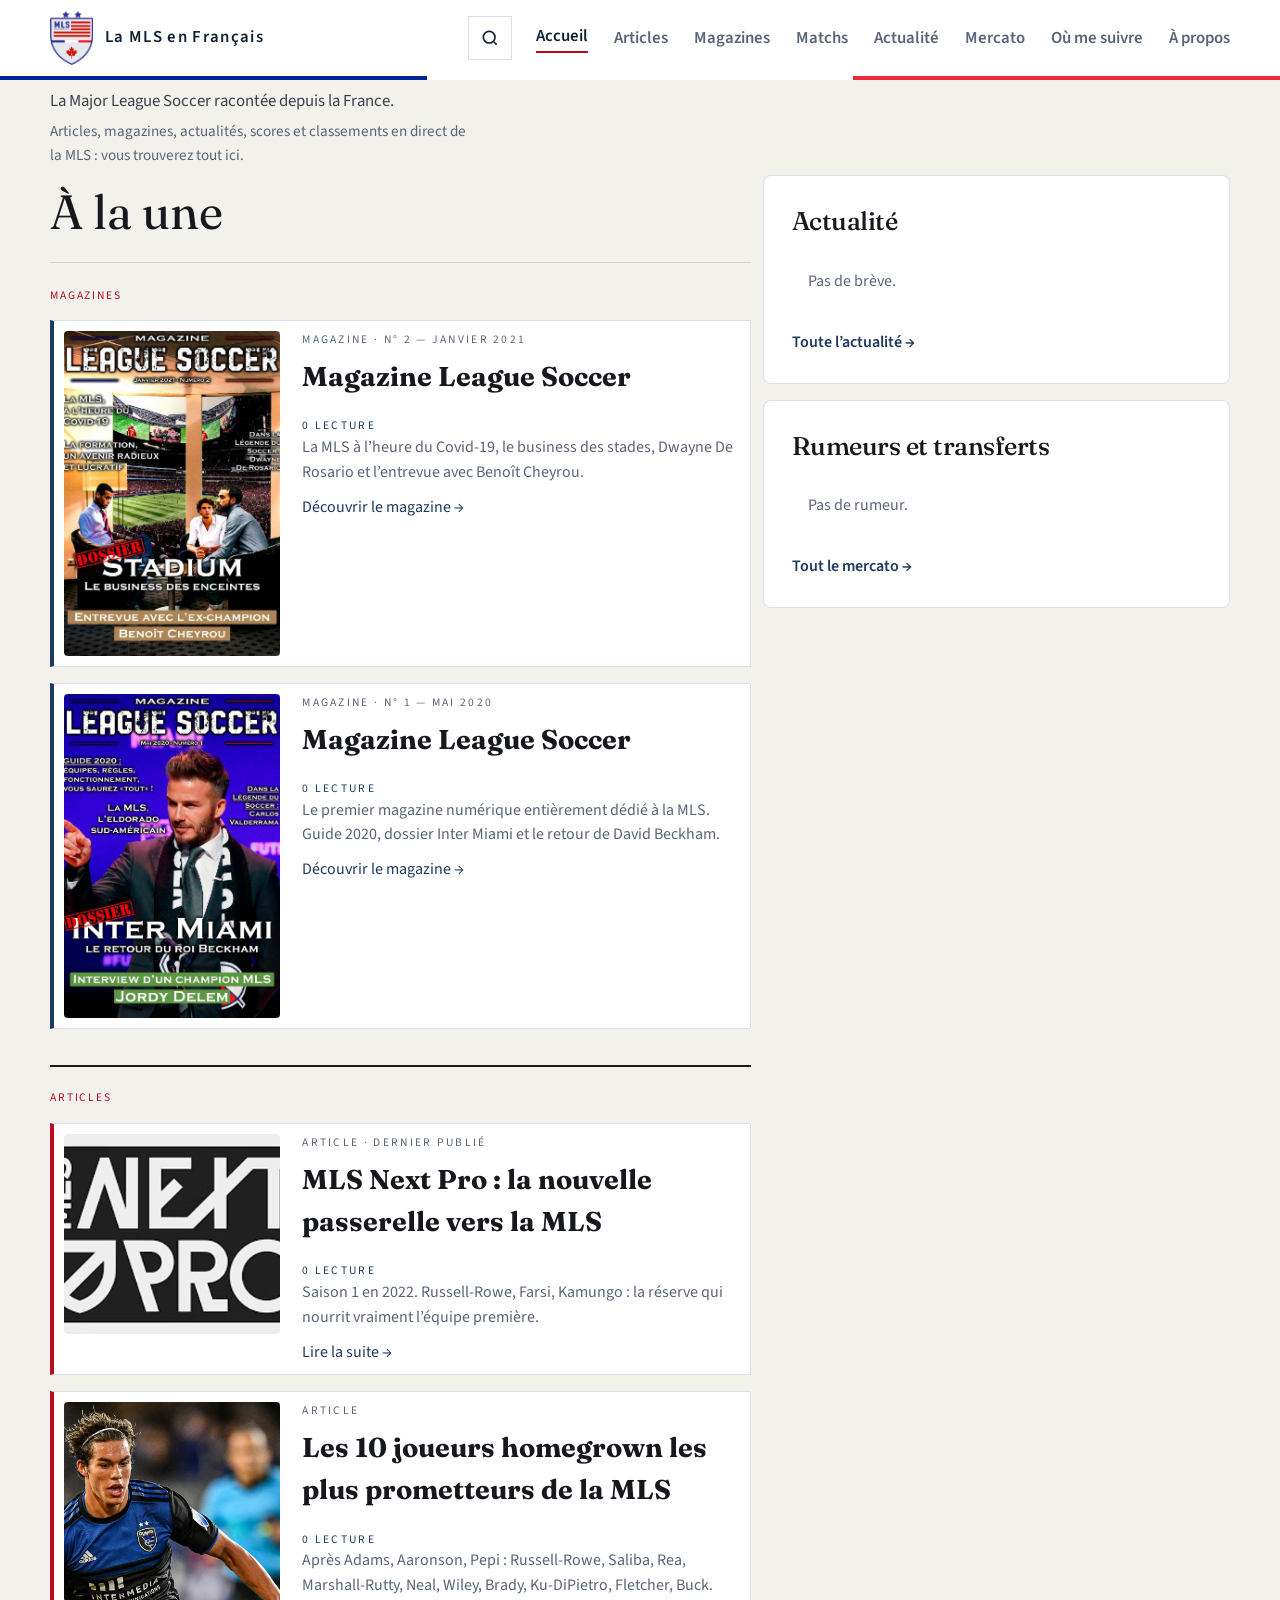
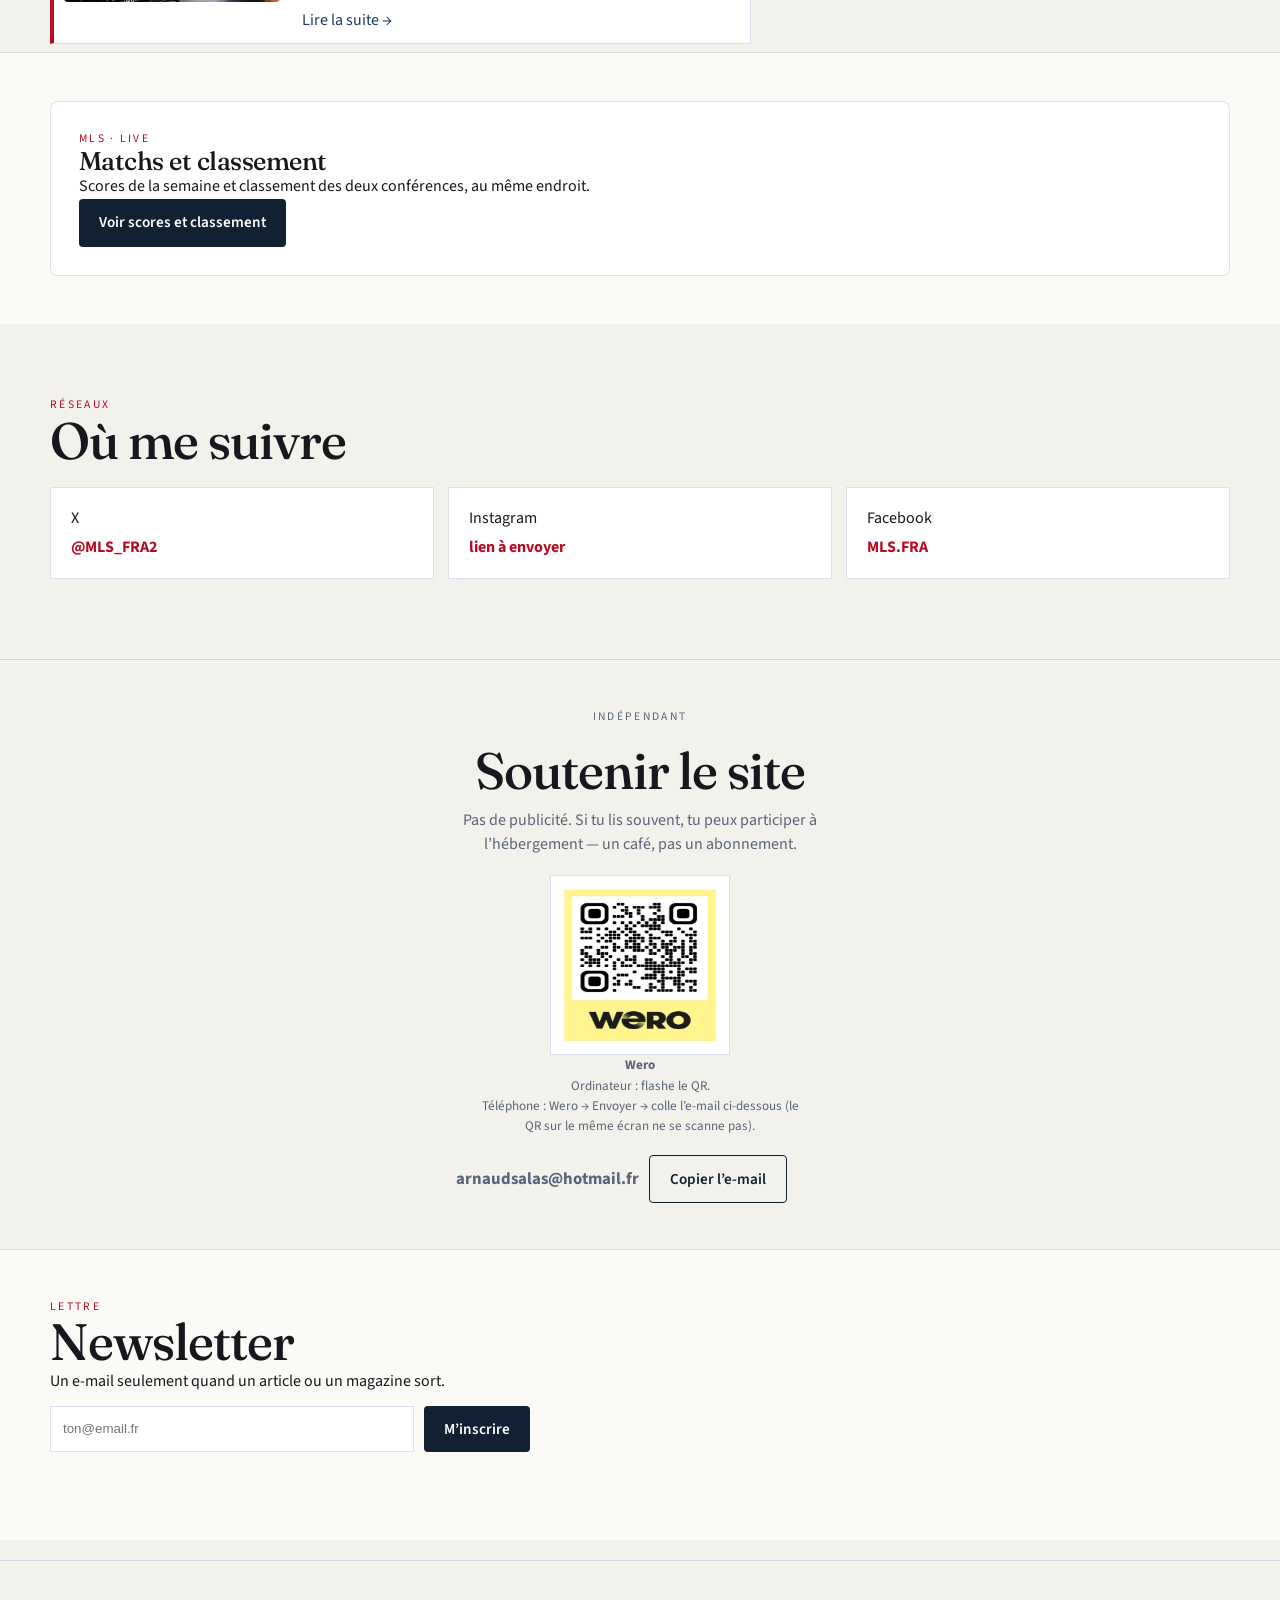
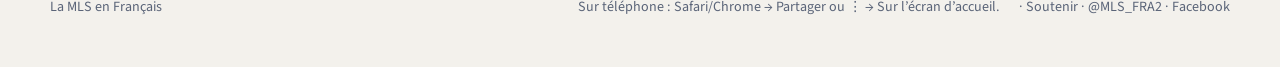
<file: index.html>
<!DOCTYPE html>
<html lang="fr">
<head>
  <meta charset="UTF-8">
  <meta name="viewport" content="width=device-width, initial-scale=1">
  <title>La MLS en Français — Magazines numériques à feuilleter</title>
  <meta name="description" content="Articles, magazines et actualité de la MLS en français. Scores et classements en direct.">
  <link rel="preconnect" href="https://fonts.googleapis.com">
  <link rel="preconnect" href="https://fonts.gstatic.com" crossorigin>
  <link href="https://fonts.googleapis.com/css2?family=Fraunces:opsz,wght@9..144,500;9..144,600&family=Source+Sans+3:wght@400;500;600&display=swap" rel="stylesheet">
<link rel="icon" type="image/png" href="img/icon-192.png">
  <link rel="manifest" href="manifest.json">
  <meta name="theme-color" content="#002395">
  <link rel="apple-touch-icon" href="img/icon-192.png">

  <link rel="stylesheet" href="css/style.css">
</head>
<body>
  <header class="site-header">
    <div class="wrap header-inner">
      <a class="brand" href="index.html">
        <img class="brand-logo" src="img/logo.png" alt="Logo La MLS en Français">
        <span class="brand-text">
          <span class="brand-mark">La MLS en Français</span>
        </span>
      </a>
      <button class="menu-btn" aria-label="Menu">☰</button>
      <nav>
        <a class="active" href="index.html">Accueil</a>
        <a href="articles.html">Articles</a>
        <a href="bibliotheque.html">Magazines</a>
        <a href="matchs.html">Matchs</a>
        <a href="actu.html">Actualité</a>
        <a href="mercato.html">Mercato</a>
        <a href="#suivre">Où me suivre</a>
        <a href="a-propos.html">À propos</a>
      </nav>
    </div>
  </header>

  <section class="intro-strip">
    <div class="wrap">
      <p class="intro-line">La Major League Soccer racontée depuis la France.</p>
      <p class="intro-sub">Articles, magazines, actualités, scores et classements en direct de la MLS : vous trouverez tout ici.</p>
    </div>
  </section>

  <section class="une-section">
    <div class="wrap une-layout">
      <div>
        <div class="une-title">À la une</div>
        <div id="home-une" class="une-list"></div>
      </div>
      <div class="une-sides">
      <aside class="panel une-aside">
        <h2>Actualité</h2>
        <div class="tweet-feed news-list" id="mls-news" data-limit="7">
          <p class="search-hint">Chargement…</p>
        </div>
        <a class="text-link" href="actu.html">Toute l’actualité →</a>
      </aside>
      <aside class="panel une-aside">
        <h2>Rumeurs et transferts</h2>
        <div class="tweet-feed news-list" id="mls-rumors" data-limit="7">
          <p class="search-hint">Chargement…</p>
        </div>
        <a class="text-link" href="mercato.html">Tout le mercato →</a>
      </aside>
      </div>
    </div>
  </section>

  <section class="band">
    <div class="wrap">
      <div class="panel">
        <p class="kicker">MLS · Live</p>
        <h2>Matchs et classement</h2>
        <p>Scores de la semaine et classement des deux conférences, au même endroit.</p>
        <a class="btn" href="matchs.html">Voir scores et classement</a>
      </div>
    </div>
  </section>

  <section id="suivre">
    <div class="wrap">
      <p class="kicker">Réseaux</p>
      <h2>Où me suivre</h2>
      <div class="follow-row">
        <a href="https://x.com/MLS_FRA2" target="_blank" rel="noopener">X <strong>@MLS_FRA2</strong></a>
        <a href="https://www.instagram.com/" target="_blank" rel="noopener">Instagram <strong>lien à envoyer</strong></a>
        <a href="https://www.facebook.com/MLS.FRA" target="_blank" rel="noopener">Facebook <strong>MLS.FRA</strong></a>
      </div>
    </div>
  </section>

  <section class="support" id="soutenir">
    <div class="wrap">
      <p class="kicker">Indépendant</p>
      <h2>Soutenir le site</h2>
      <p>Pas de publicité. Si tu lis souvent, tu peux participer à l’hébergement — un café, pas un abonnement.</p>
      <div class="wero-box" id="wero-box">
        <img src="img/wero-qr.jpg" alt="QR Wero Arnaud Salas">
      </div>
      <p class="comment-note"><strong>Wero</strong><br>
        Ordinateur : flashe le QR.<br>
        Téléphone : Wero → Envoyer → colle l’e-mail ci-dessous (le QR sur le même écran ne se scanne pas).</p>
      <p class="wero-mail">
        <strong id="wero-mail">arnaudsalas@hotmail.fr</strong>
        <button class="btn ghost" type="button" id="wero-copy">Copier l’e-mail</button>
      </p>
    </div>
  </section>


  <section id="newsletter" class="band">
    <div class="wrap">
      <p class="kicker">Lettre</p>
      <h2>Newsletter</h2>
      <p>Un e-mail seulement quand un article ou un magazine sort.</p>
      <form class="nl-form" id="nl-form">
        <input type="email" name="email" required placeholder="ton@email.fr" aria-label="E-mail">
        <button class="btn" type="submit">M’inscrire</button>
      </form>
      <p class="search-hint" id="nl-msg"></p>
    </div>
  </section>
  <footer>
    <div class="wrap footer-inner">
      <div>La MLS en Français</div>
      <div><span class="search-hint">Sur téléphone : Safari/Chrome → Partager ou ⋮ → Sur l’écran d’accueil.</span> · <a href="#soutenir">Soutenir</a> · <a href="https://x.com/MLS_FRA2">@MLS_FRA2</a> · <a href="https://www.facebook.com/MLS.FRA">Facebook</a></div>
    </div>
  </footer>

  <script src="data/magazines.js"></script>
  <script src="data/articles.js"></script>
  <script src="js/app.js"></script>
  <script>
    if (window.renderHomeUne) renderHomeUne("#home-une");
    if (window.loadMlsNews) loadMlsNews();
    const weroCopy = document.getElementById("wero-copy");
    if (weroCopy) weroCopy.onclick = function () {
      const v = "arnaudsalas@hotmail.fr";
      if (navigator.clipboard && navigator.clipboard.writeText) {
        navigator.clipboard.writeText(v).then(function () { weroCopy.textContent = "Copié"; });
      } else {
        prompt("Copie cet e-mail", v);
      }
    };
    if ("serviceWorker" in navigator) navigator.serviceWorker.register("sw.js");
    const nl = document.getElementById("nl-form");
    if (nl) nl.addEventListener("submit", function (e) {
      e.preventDefault();
      const mail = (nl.querySelector("input[name=email]") || {}).value || "";
      let list = [];
      try { list = JSON.parse(localStorage.getItem("folio_nl") || "[]"); } catch (err) {}
      if (mail && list.indexOf(mail) === -1) list.push(mail);
      localStorage.setItem("folio_nl", JSON.stringify(list));
      const msg = document.getElementById("nl-msg");
      if (msg) msg.textContent = "C’est noté sur cet appareil. Pour envoyer les vrais mails, on branchera Brevo (gratuit) — dis-le quand tu auras créé le compte.";
    });
    /* scores + classement : page matchs.html */
  </script>
<!-- Cloudflare Web Analytics (sauf admin / opt-out) -->
<script>
(function () {
  try {
    if (localStorage.getItem("folio_auth") === "1") return;
    if (localStorage.getItem("folio_nostats") === "1") return;
  } catch (e) {}
  var s = document.createElement("script");
  s.defer = true;
  s.src = "https://static.cloudflareinsights.com/beacon.min.js";
  s.setAttribute("data-cf-beacon", '{"token": "23386e57e82442c2a7a253814341fc16"}');
  document.body.appendChild(s);
})();
</script>
</body>
</html>
</file>
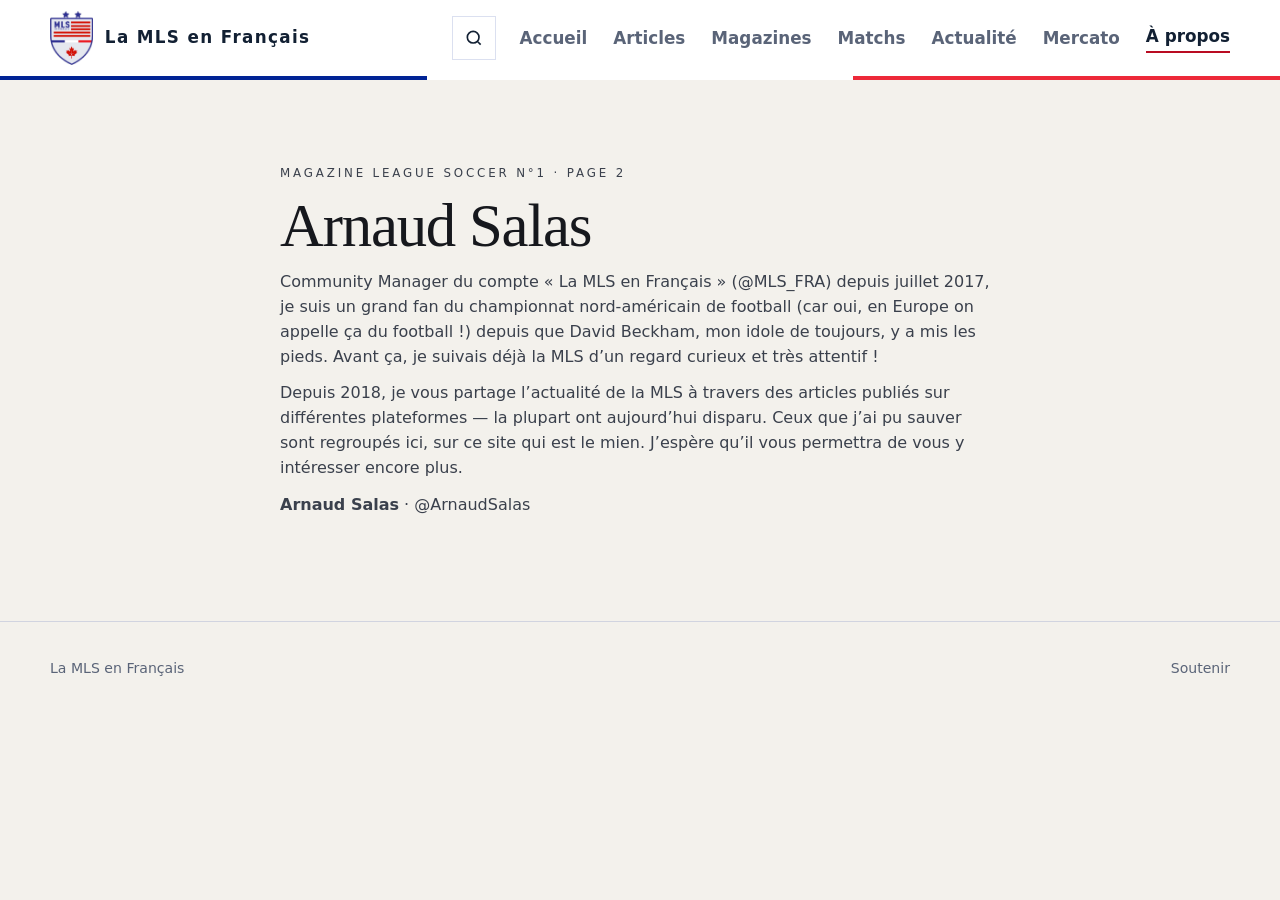
<file: a-propos.html>
<!DOCTYPE html>
<html lang="fr">
<head>
  <meta charset="UTF-8">
  <meta name="viewport" content="width=device-width, initial-scale=1">
  <title>À propos — La MLS en Français</title>
  <link rel="icon" type="image/png" href="img/logo.png">
  <link rel="manifest" href="manifest.json">
  <meta name="theme-color" content="#002395">
  <link rel="apple-touch-icon" href="img/icon-192.png">

  <link rel="stylesheet" href="css/style.css">
</head>
<body>
  <header class="site-header">
    <div class="wrap header-inner">
      <a class="brand" href="index.html">
        <img class="brand-logo" src="img/logo.png" alt="Logo La MLS en Français">
        <span class="brand-text">
          <span class="brand-mark">La MLS en Français</span>
        </span>
      </a>
      <button class="menu-btn" aria-label="Menu">☰</button>
      <nav>
        <a href="index.html">Accueil</a>
        <a href="articles.html">Articles</a>
        <a href="bibliotheque.html">Magazines</a>
        <a href="matchs.html">Matchs</a>
        <a href="actu.html">Actualité</a>
        <a href="mercato.html">Mercato</a>
        <a href="a-propos.html">À propos</a>
      </nav>
    </div>
  </header>

  <section>
    <div class="wrap prose" style="max-width:720px">
      <p class="eyebrow">Magazine League Soccer n°1 · page 2</p>
      <h1>Arnaud Salas</h1>
      <p>Community Manager du compte « La MLS en Français » (@MLS_FRA) depuis juillet 2017, je suis un grand fan du championnat nord-américain de football (car oui, en Europe on appelle ça du football !) depuis que David Beckham, mon idole de toujours, y a mis les pieds. Avant ça, je suivais déjà la MLS d’un regard curieux et très attentif !</p>
      <p>Depuis 2018, je vous partage l’actualité de la MLS à travers des articles publiés sur différentes plateformes — la plupart ont aujourd’hui disparu. Ceux que j’ai pu sauver sont regroupés ici, sur ce site qui est le mien. J’espère qu’il vous permettra de vous y intéresser encore plus.</p>
      <p><strong>Arnaud Salas</strong> · <a href="https://x.com/ArnaudSalas" target="_blank" rel="noopener">@ArnaudSalas</a></p>
    </div>
  </section>

  <footer>
    <div class="wrap footer-inner">
      <div>La MLS en Français</div>
      <div><a href="index.html#soutenir">Soutenir</a></div>
    </div>
  </footer>
  <script src="js/app.js"></script>
<!-- Cloudflare Web Analytics (sauf admin / opt-out) -->
<script>
(function () {
  try {
    if (localStorage.getItem("folio_auth") === "1") return;
    if (localStorage.getItem("folio_nostats") === "1") return;
  } catch (e) {}
  var s = document.createElement("script");
  s.defer = true;
  s.src = "https://static.cloudflareinsights.com/beacon.min.js";
  s.setAttribute("data-cf-beacon", '{"token": "23386e57e82442c2a7a253814341fc16"}');
  document.body.appendChild(s);
})();
</script>
</body>
</html>
</file>
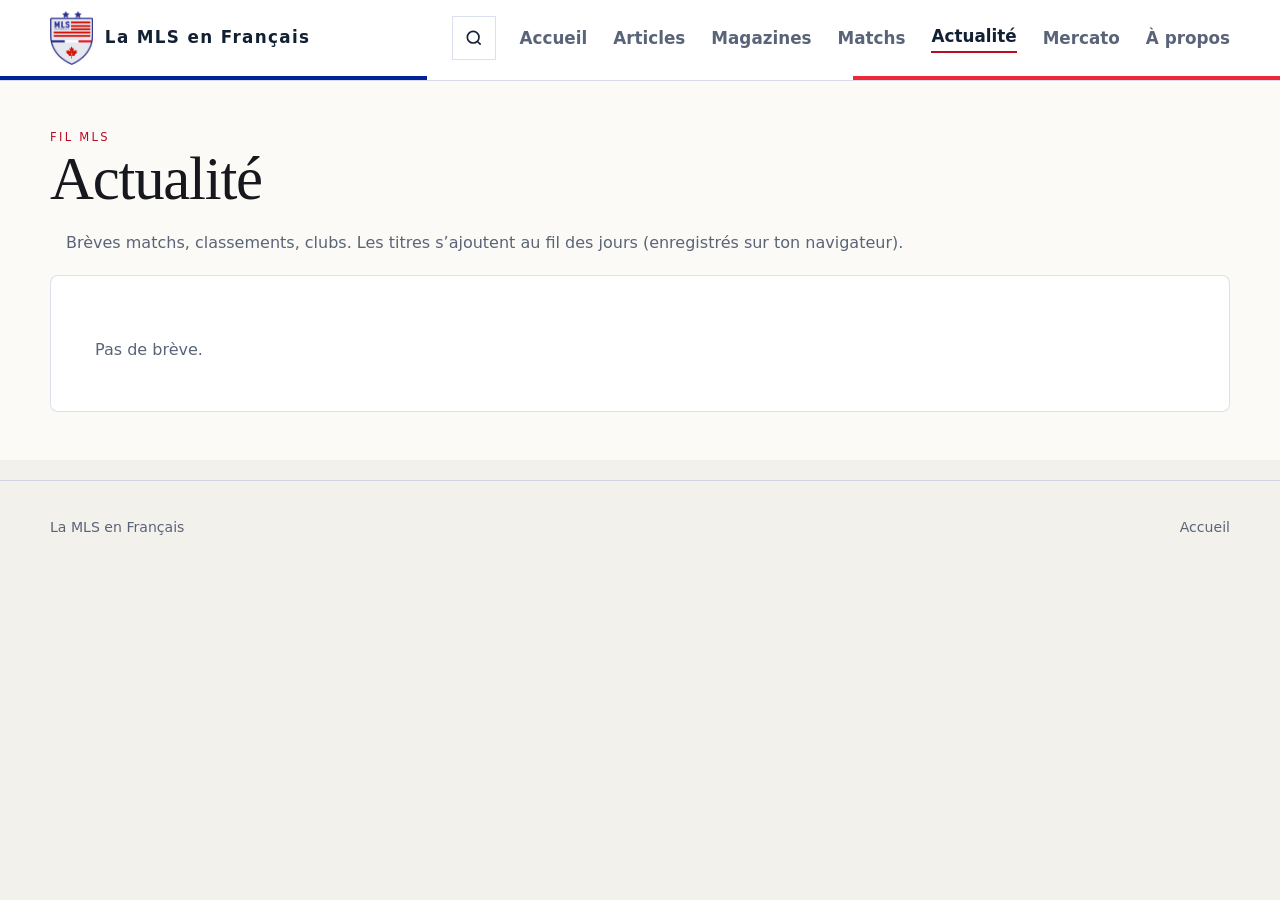
<file: actu.html>
<!DOCTYPE html>
<html lang="fr">
<head>
  <meta charset="UTF-8">
  <meta name="viewport" content="width=device-width, initial-scale=1">
  <title>Actualité MLS — La MLS en Français</title>
  <link rel="icon" type="image/png" href="img/logo.png">
  <link rel="manifest" href="manifest.json">
  <meta name="theme-color" content="#002395">
  <link rel="apple-touch-icon" href="img/icon-192.png">

  <link rel="stylesheet" href="css/style.css">
</head>
<body>
  <header class="site-header">
    <div class="wrap header-inner">
      <a class="brand" href="index.html">
        <img class="brand-logo" src="img/logo.png" alt="Logo La MLS en Français">
        <span class="brand-text"><span class="brand-mark">La MLS en Français</span></span>
      </a>
      <button class="menu-btn" aria-label="Menu">☰</button>
      <nav>
        <a href="index.html">Accueil</a>
        <a href="articles.html">Articles</a>
        <a href="bibliotheque.html">Magazines</a>
        <a href="matchs.html">Matchs</a>
        <a class="active" href="actu.html">Actualité</a>
        <a href="mercato.html">Mercato</a>
        <a href="a-propos.html">À propos</a>
      </nav>
    </div>
  </header>

  <section class="band">
    <div class="wrap">
      <p class="kicker">Fil MLS</p>
      <h1>Actualité</h1>
      <p class="search-hint">Brèves matchs, classements, clubs. Les titres s’ajoutent au fil des jours (enregistrés sur ton navigateur).</p>
      <div class="panel">
        <div class="news-list news-page" id="mls-news" data-limit="7">
          <p class="search-hint">Chargement…</p>
        </div>
      </div>
    </div>
  </section>

  <footer>
    <div class="wrap footer-inner">
      <div>La MLS en Français</div>
      <div><a href="index.html">Accueil</a></div>
    </div>
  </footer>
  <script src="js/app.js"></script>
  <script>if (window.loadMlsNews) loadMlsNews();</script>
<!-- Cloudflare Web Analytics (sauf admin / opt-out) -->
<script>
(function () {
  try {
    if (localStorage.getItem("folio_auth") === "1") return;
    if (localStorage.getItem("folio_nostats") === "1") return;
  } catch (e) {}
  var s = document.createElement("script");
  s.defer = true;
  s.src = "https://static.cloudflareinsights.com/beacon.min.js";
  s.setAttribute("data-cf-beacon", '{"token": "23386e57e82442c2a7a253814341fc16"}');
  document.body.appendChild(s);
})();
</script>
</body>
</html>
</file>
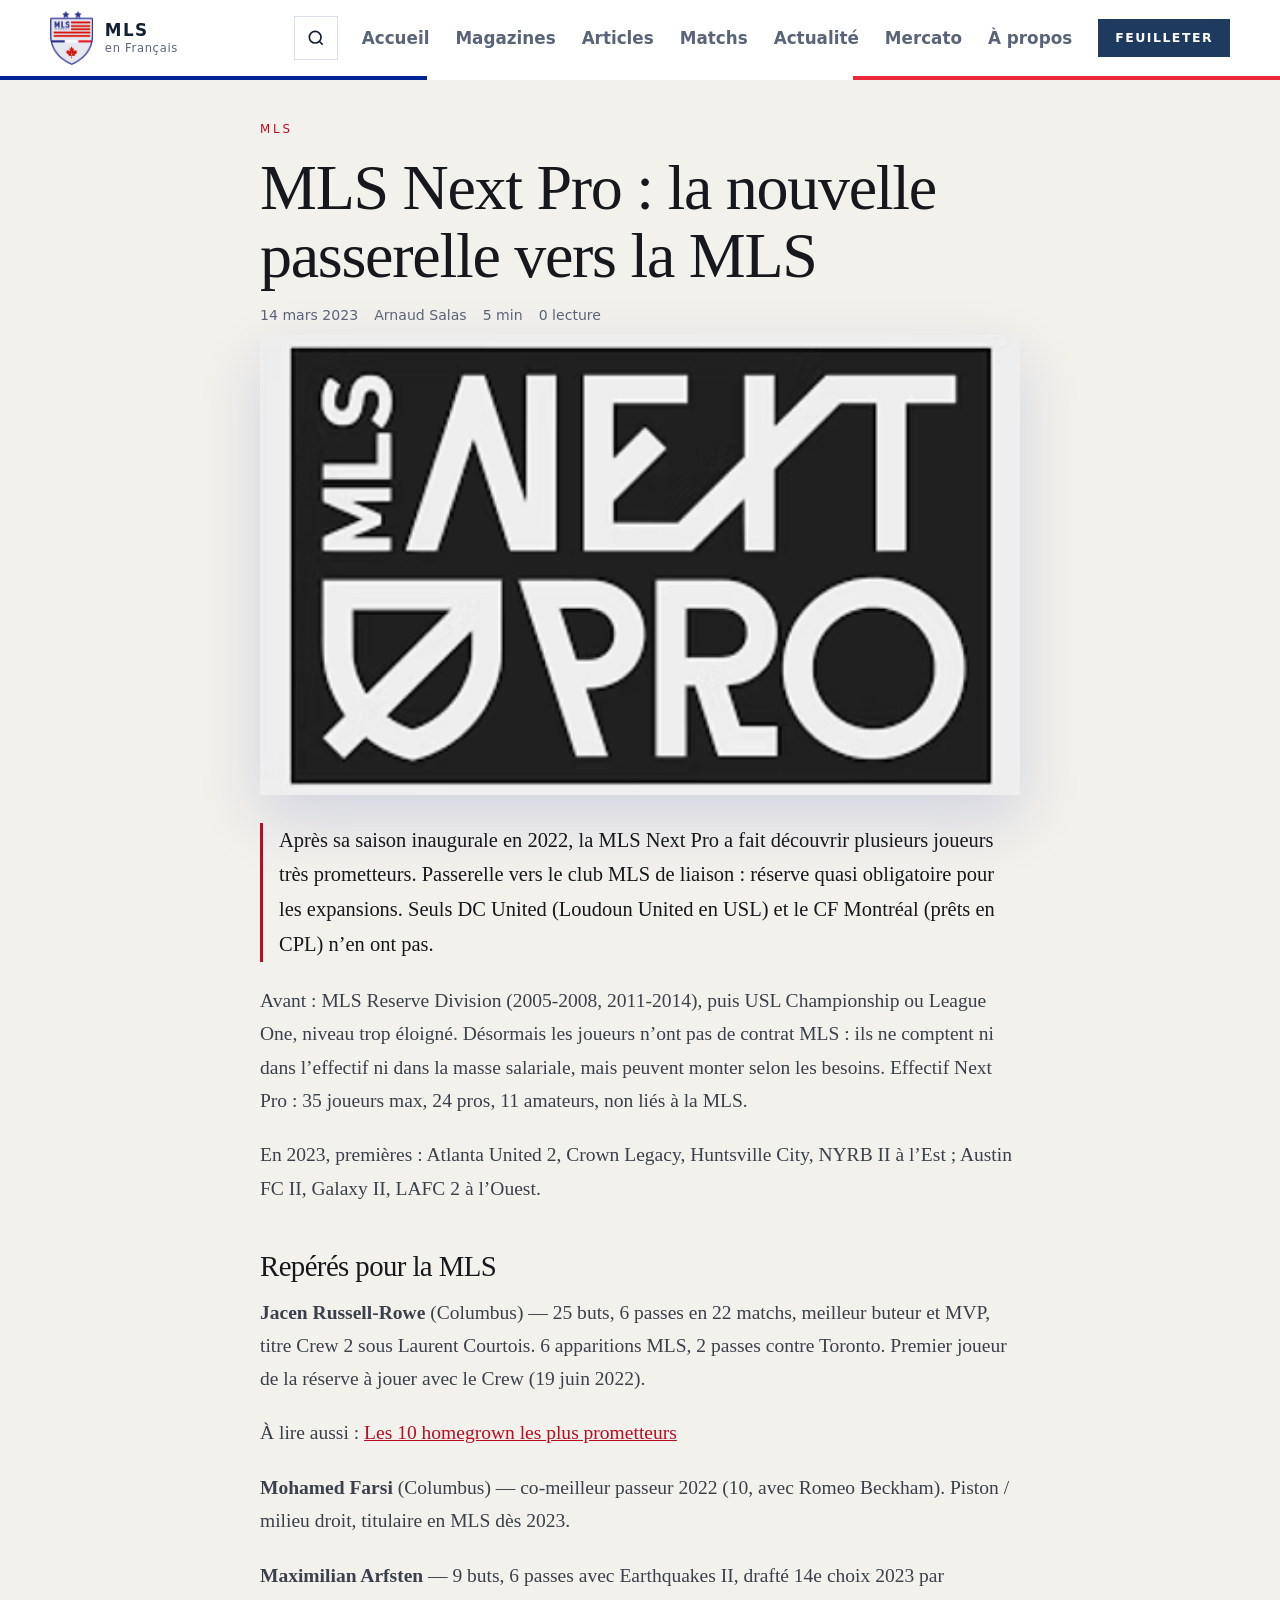
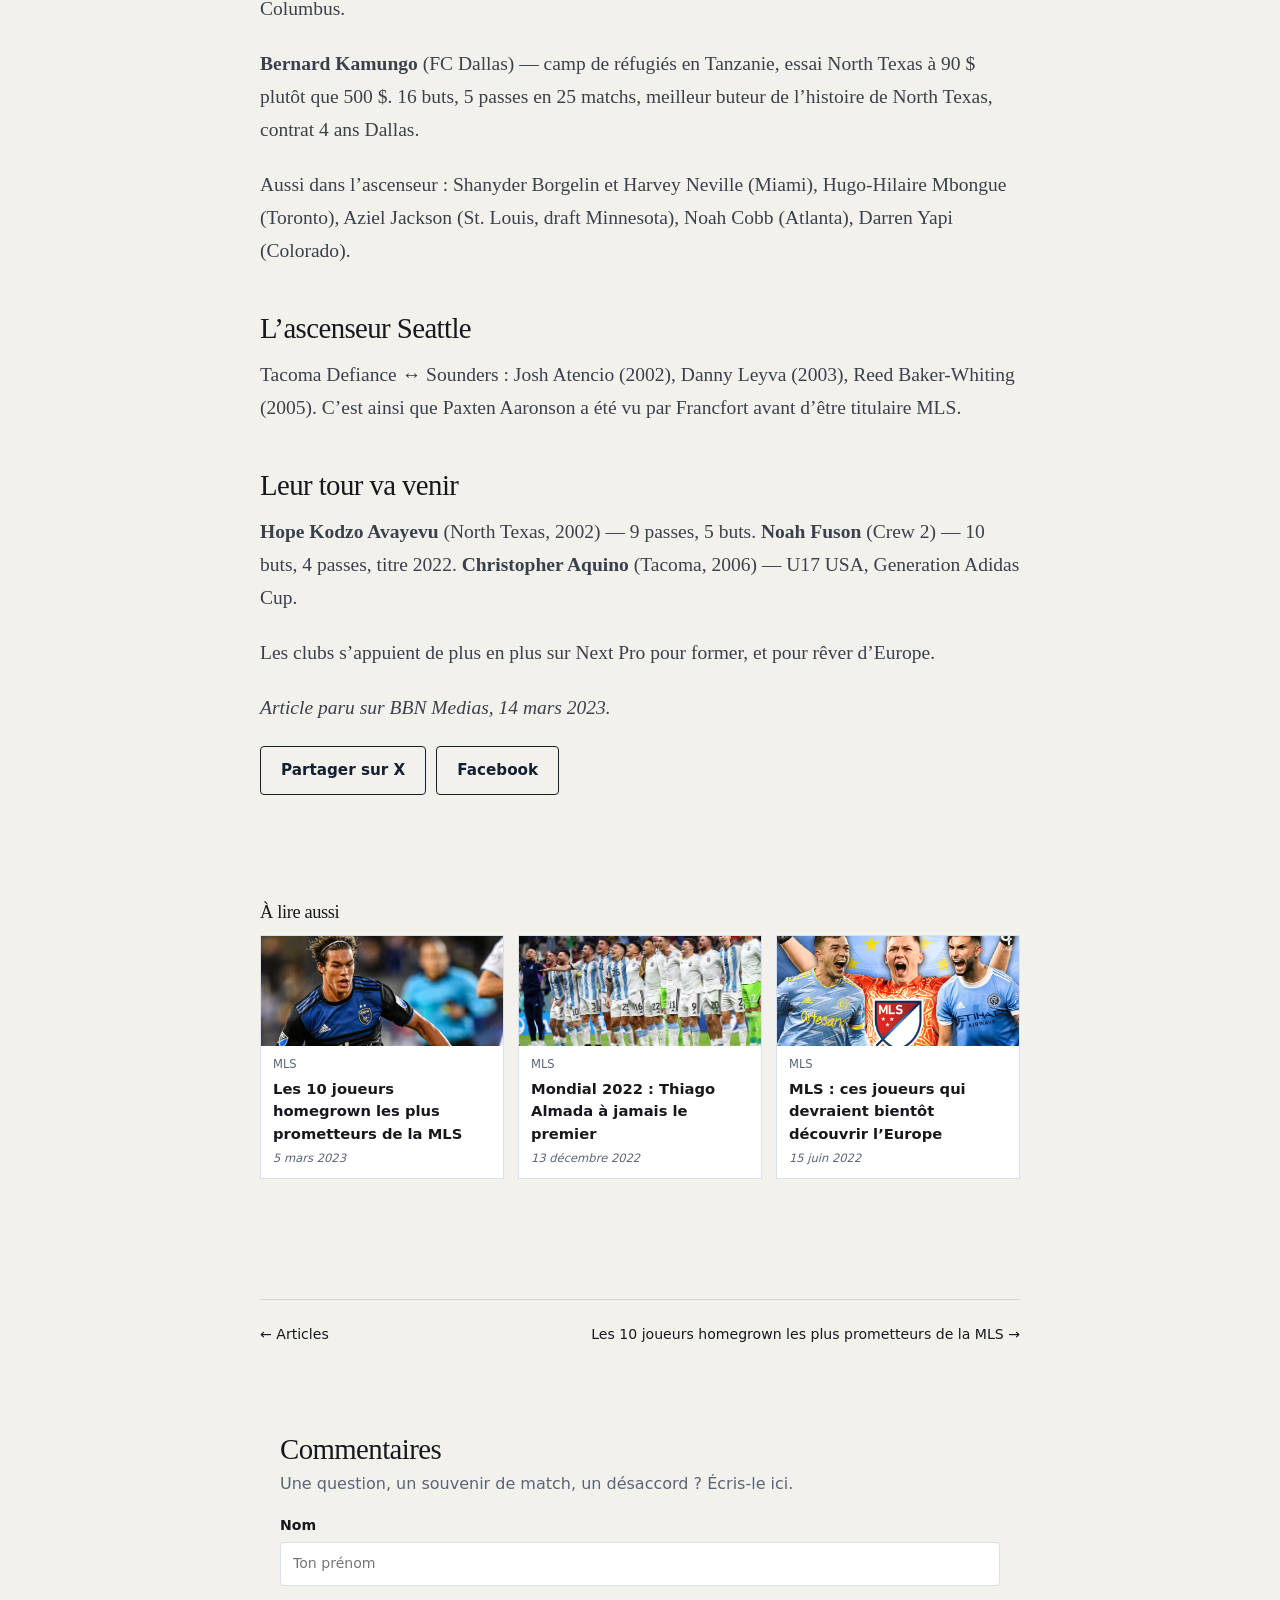
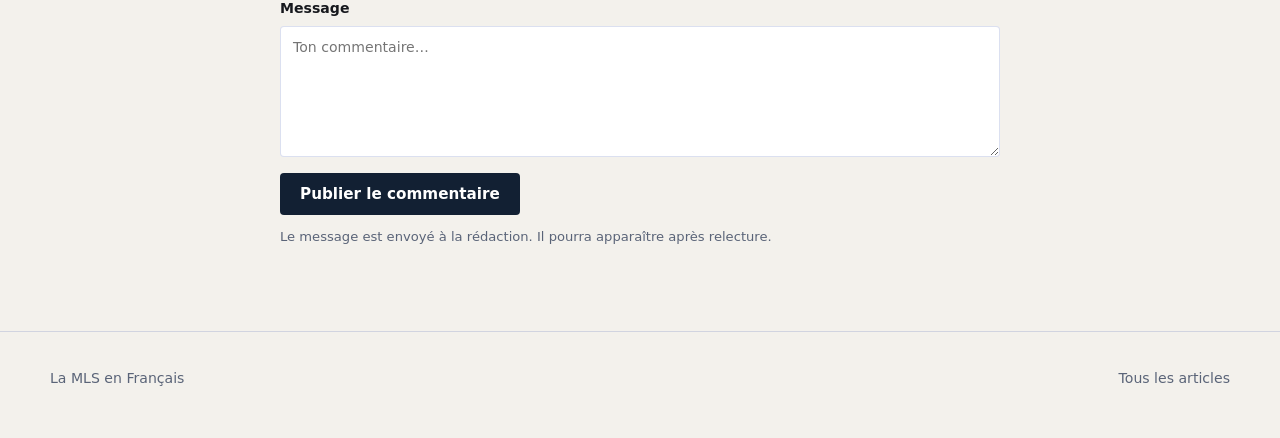
<file: article.html>
<!DOCTYPE html>
<html lang="fr">
<head>
  <meta charset="UTF-8">
  <meta name="viewport" content="width=device-width, initial-scale=1">
  <title>Article  — La MLS en Français</title>
  <link rel="preconnect" href="https://fonts.googleapis.com">
  <link rel="preconnect" href="https://fonts.gstatic.com" crossorigin>
  <link href="https://fonts.googleapis.com/css2?family=Cormorant+Garamond:ital,wght@0,500;0,600;1,500&family=Outfit:wght@300;400;500;600&display=swap" rel="stylesheet">
  <link rel="icon" type="image/png" href="img/logo.png">
  <link rel="manifest" href="manifest.json">
  <meta name="theme-color" content="#002395">
  <link rel="apple-touch-icon" href="img/icon-192.png">

  <link rel="stylesheet" href="css/style.css">
</head>
<body>
  <header class="site-header">
    <div class="wrap header-inner">
      <a class="brand" href="index.html">
        <img class="brand-logo" src="img/logo.png" alt="Logo La MLS en Français">
        <span class="brand-text">
          <span class="brand-mark">MLS</span>
          <span class="brand-sub">en Français</span>
        </span>
      </a>
      <button class="menu-btn" aria-label="Menu">☰</button>
      <nav>
        <a href="index.html">Accueil</a>
        <a href="bibliotheque.html">Magazines</a>
        <a href="articles.html">Articles</a>
        <a href="matchs.html">Matchs</a>
        <a href="actu.html">Actualité</a>
        <a href="mercato.html">Mercato</a>
        <a href="a-propos.html">À propos</a>
        <a class="nav-cta" href="lire.html?id=mls-n1">Feuilleter</a>
      </nav>
    </div>
  </header>

  <article class="article-layout" id="article-root"></article>

  <section class="comments wrap" id="commentaires">
    <h2>Commentaires</h2>
    <p class="comments-lead">Une question, un souvenir de match, un désaccord ? Écris-le ici.</p>
    <form class="comment-form" name="commentaire" method="POST" data-netlify="true" netlify-honeypot="bot">
      <input type="hidden" name="form-name" value="commentaire">
      <input type="hidden" name="article" id="comment-article" value="">
      <p class="hidden-field"><label>Ne pas remplir <input name="bot"></label></p>
      <label>Nom <input type="text" name="nom" required maxlength="80" placeholder="Ton prénom"></label>
      <label>Message <textarea name="message" required rows="5" maxlength="2000" placeholder="Ton commentaire…"></textarea></label>
      <button class="btn" type="submit">Publier le commentaire</button>
      <p class="comment-note">Le message est envoyé à la rédaction. Il pourra apparaître après relecture.</p>
    </form>
    <p class="comment-thanks" id="comment-thanks" hidden>Merci. Ton commentaire est bien parti.</p>
  </section>

  <footer>
    <div class="wrap footer-inner">
      <div>La MLS en Français</div>
      <div><a href="articles.html">Tous les articles</a></div>
    </div>
  </footer>

  <script src="data/magazines.js"></script>
  <script src="data/articles.js"></script>
  <script src="js/app.js"></script>
  <script src="js/article.js"></script>
<!-- Cloudflare Web Analytics (sauf admin / opt-out) -->
<script>
(function () {
  try {
    if (localStorage.getItem("folio_auth") === "1") return;
    if (localStorage.getItem("folio_nostats") === "1") return;
  } catch (e) {}
  var s = document.createElement("script");
  s.defer = true;
  s.src = "https://static.cloudflareinsights.com/beacon.min.js";
  s.setAttribute("data-cf-beacon", '{"token": "23386e57e82442c2a7a253814341fc16"}');
  document.body.appendChild(s);
})();
</script>
</body>
</html>
</file>
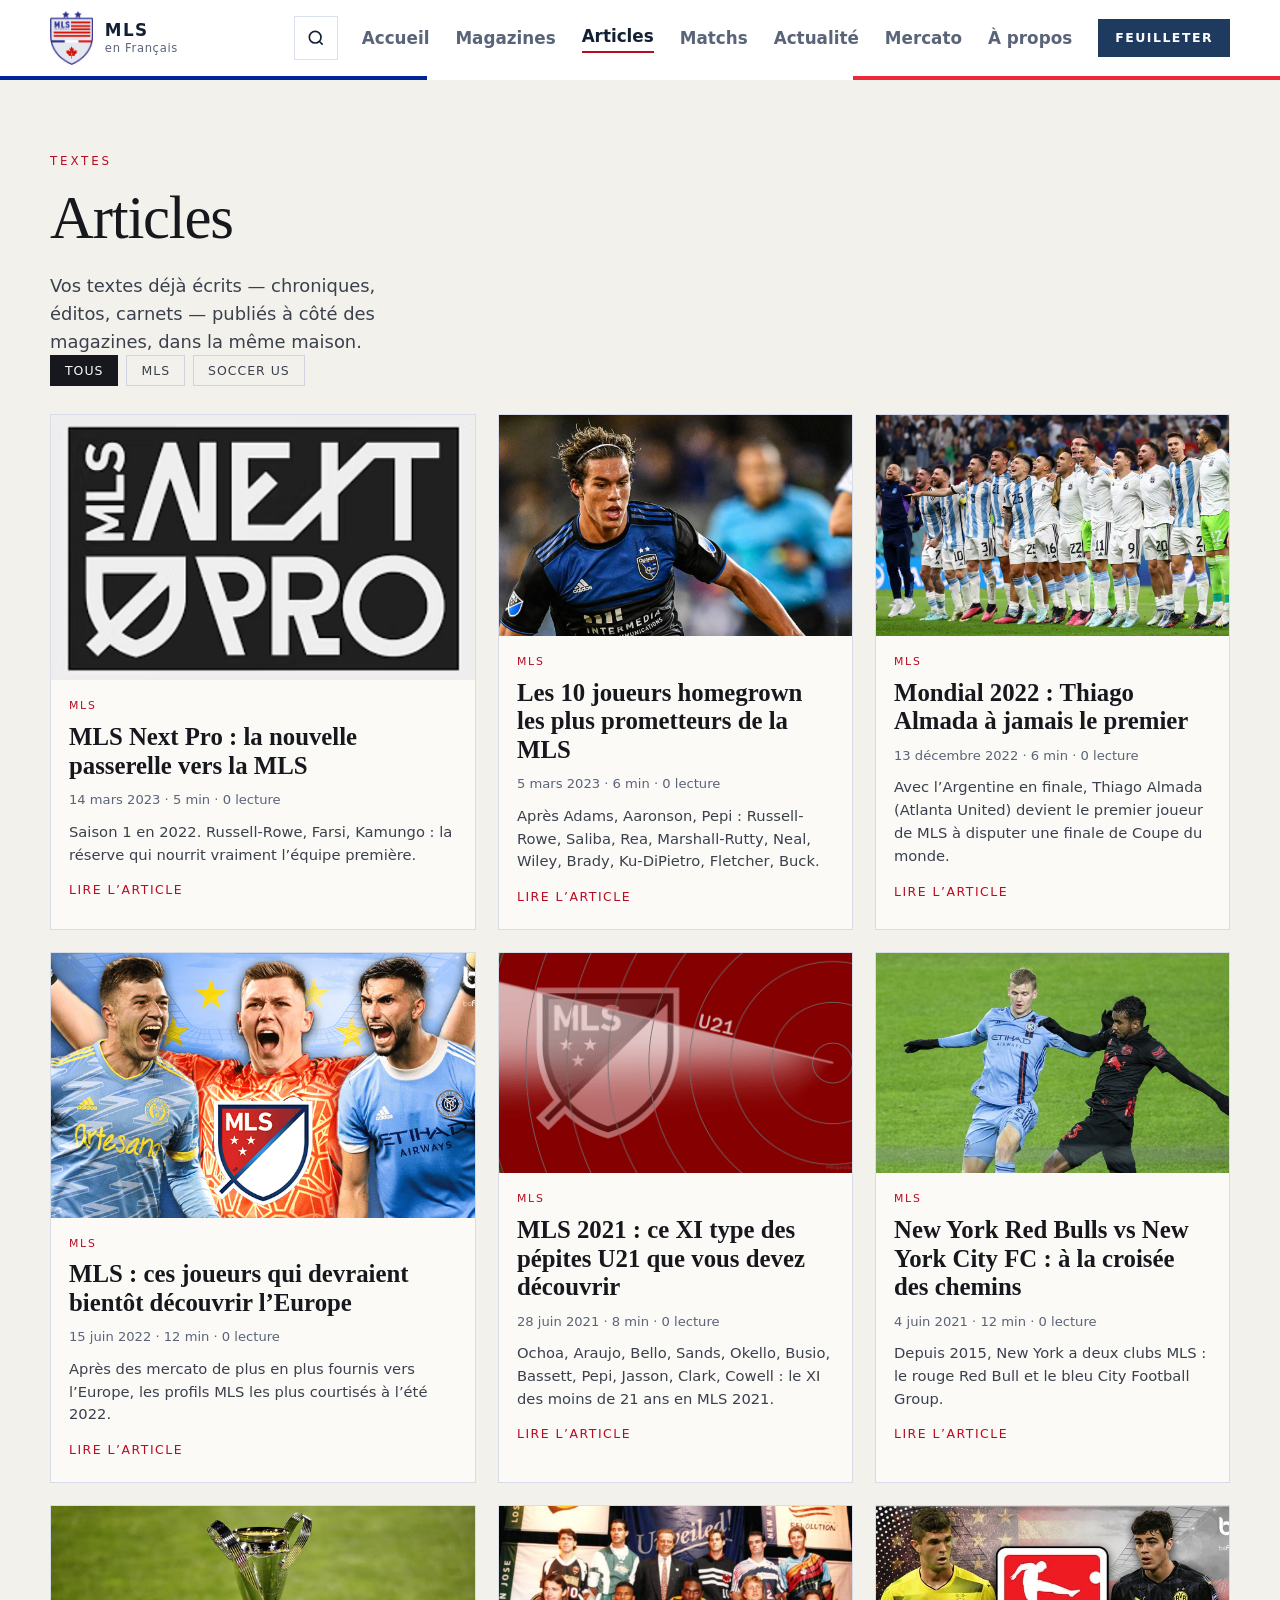
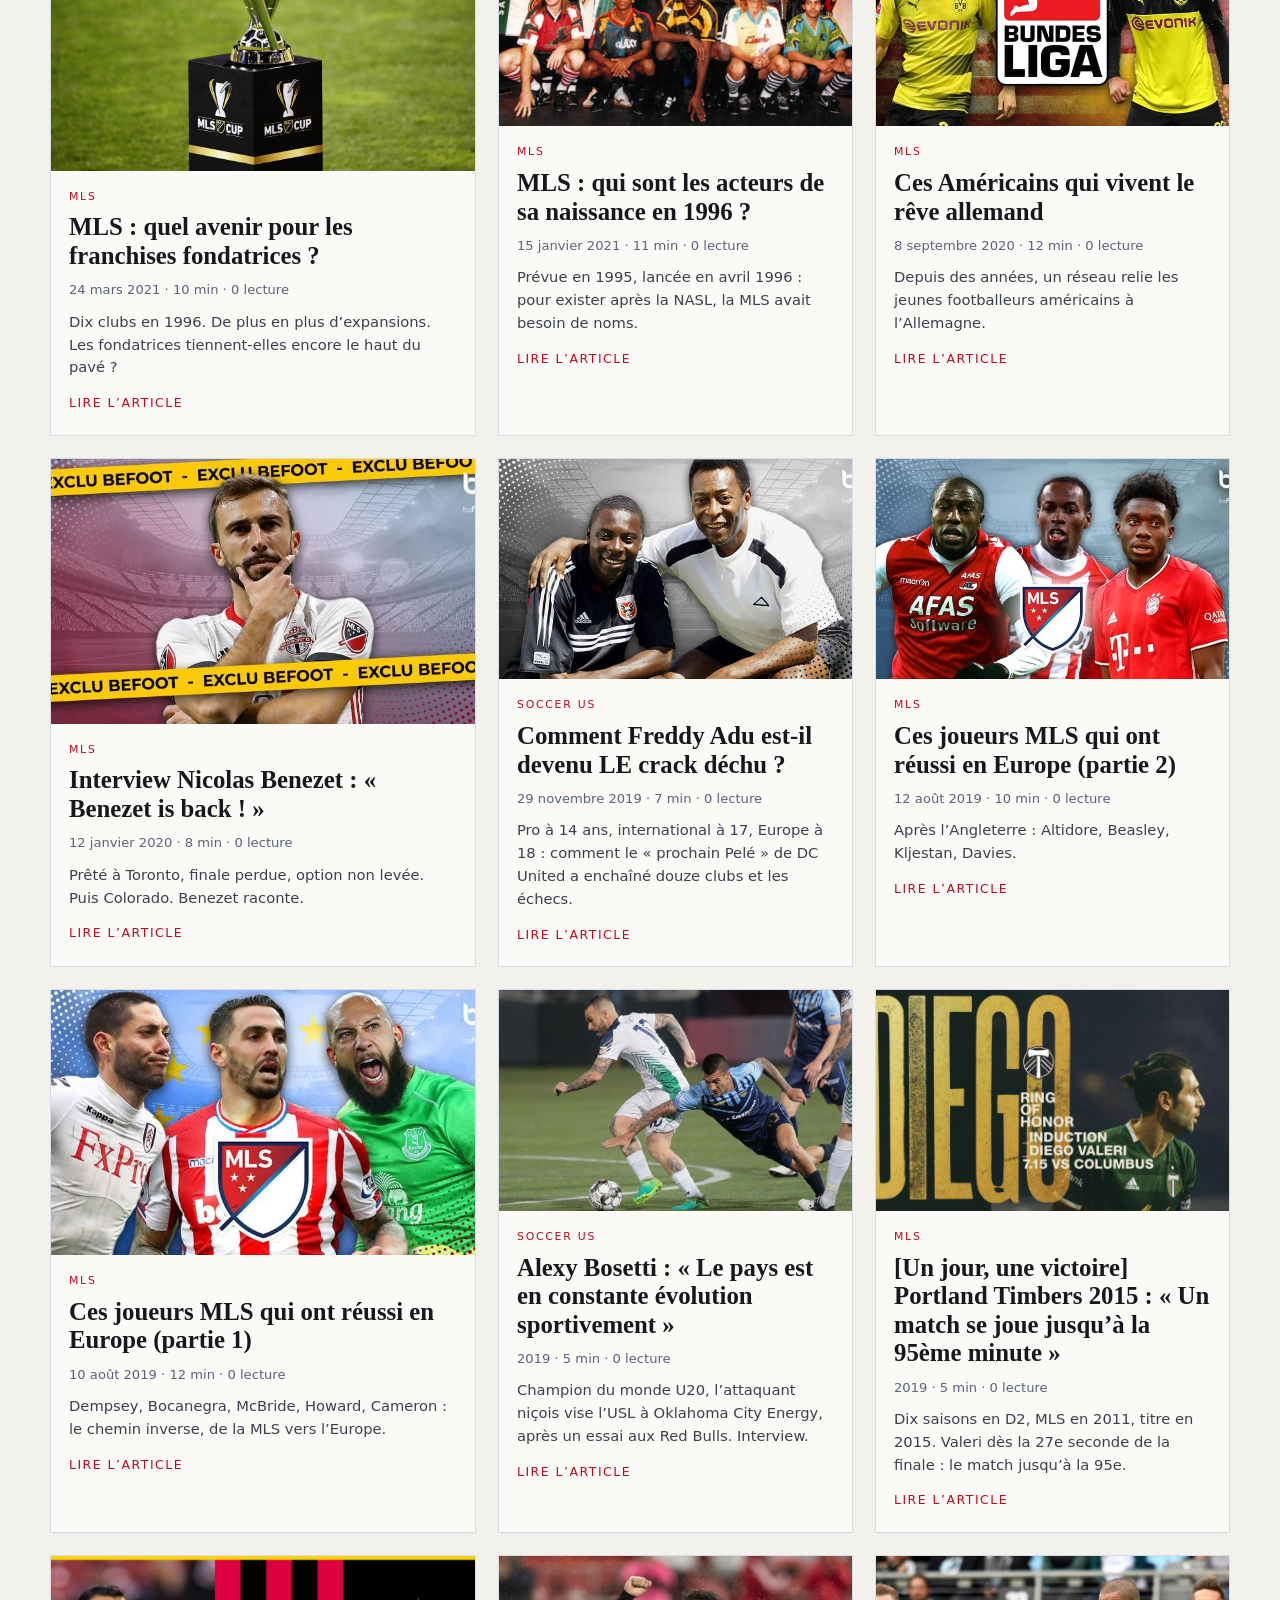
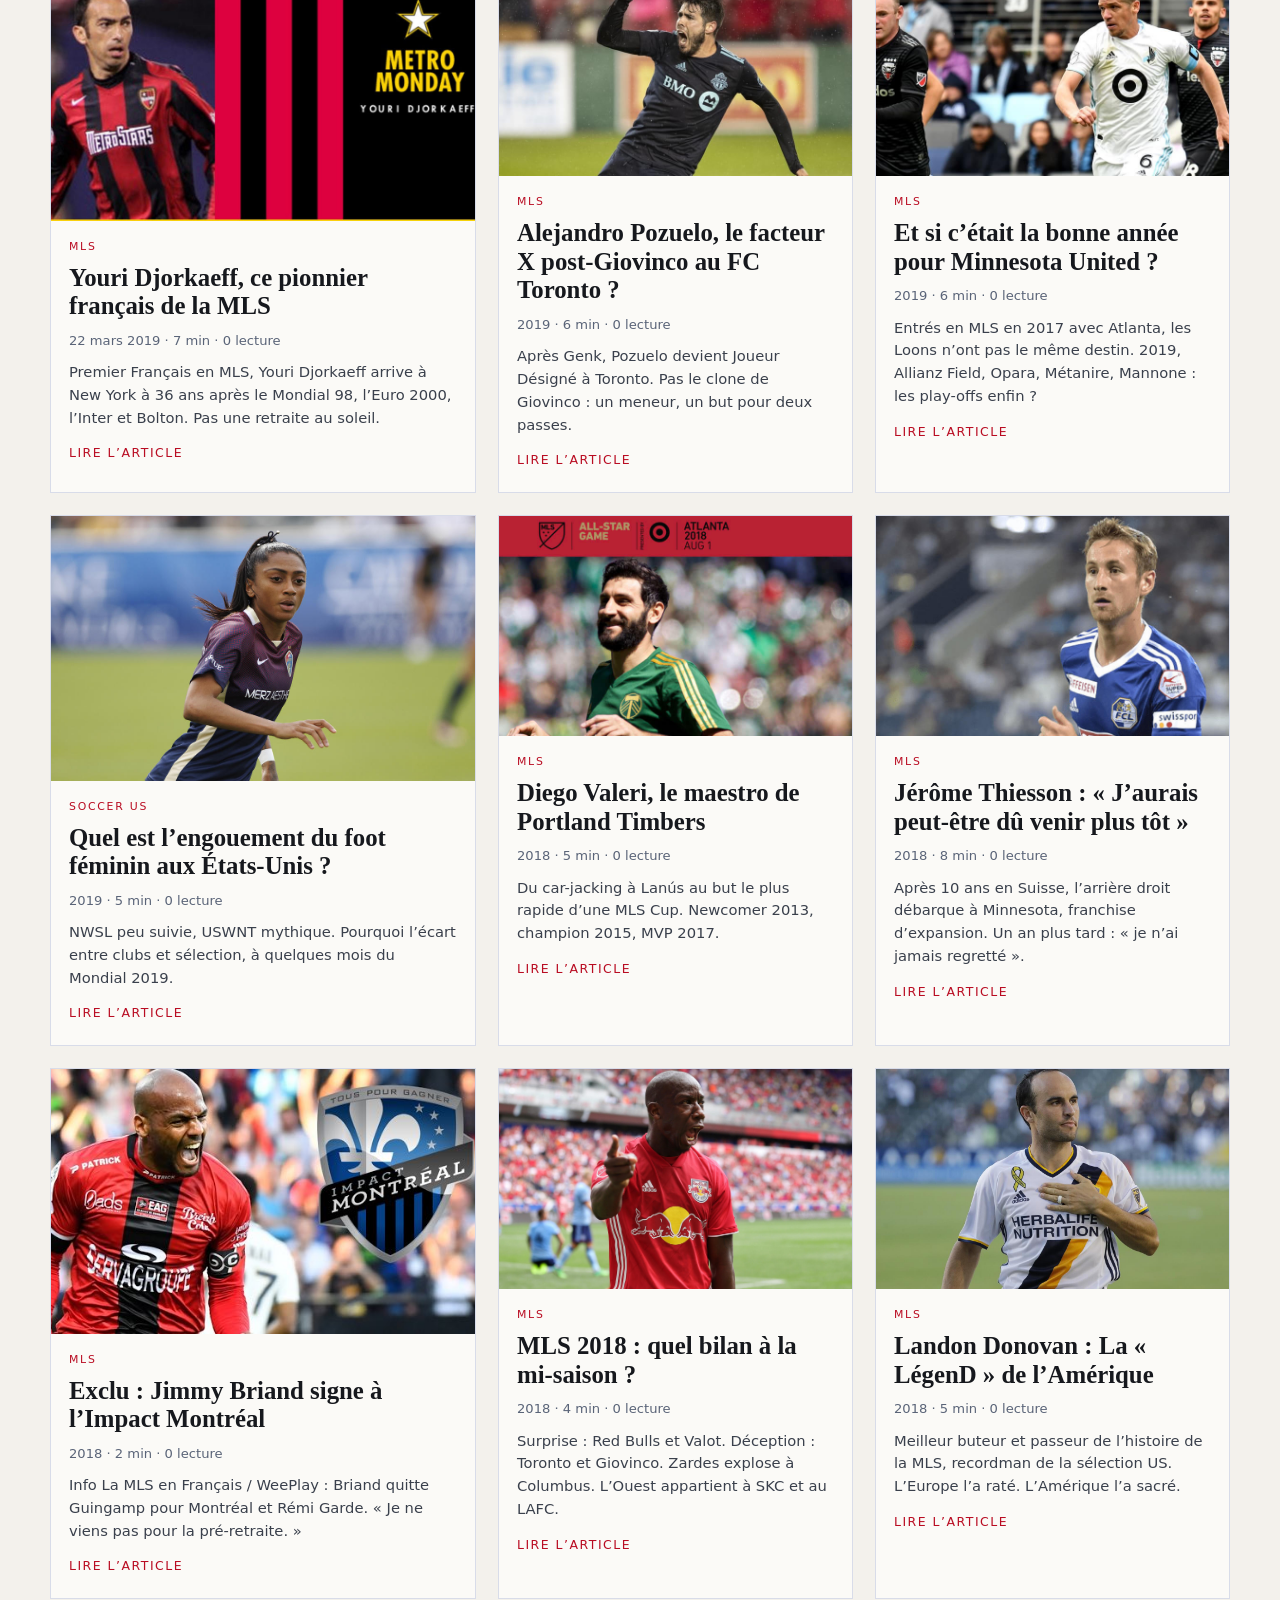
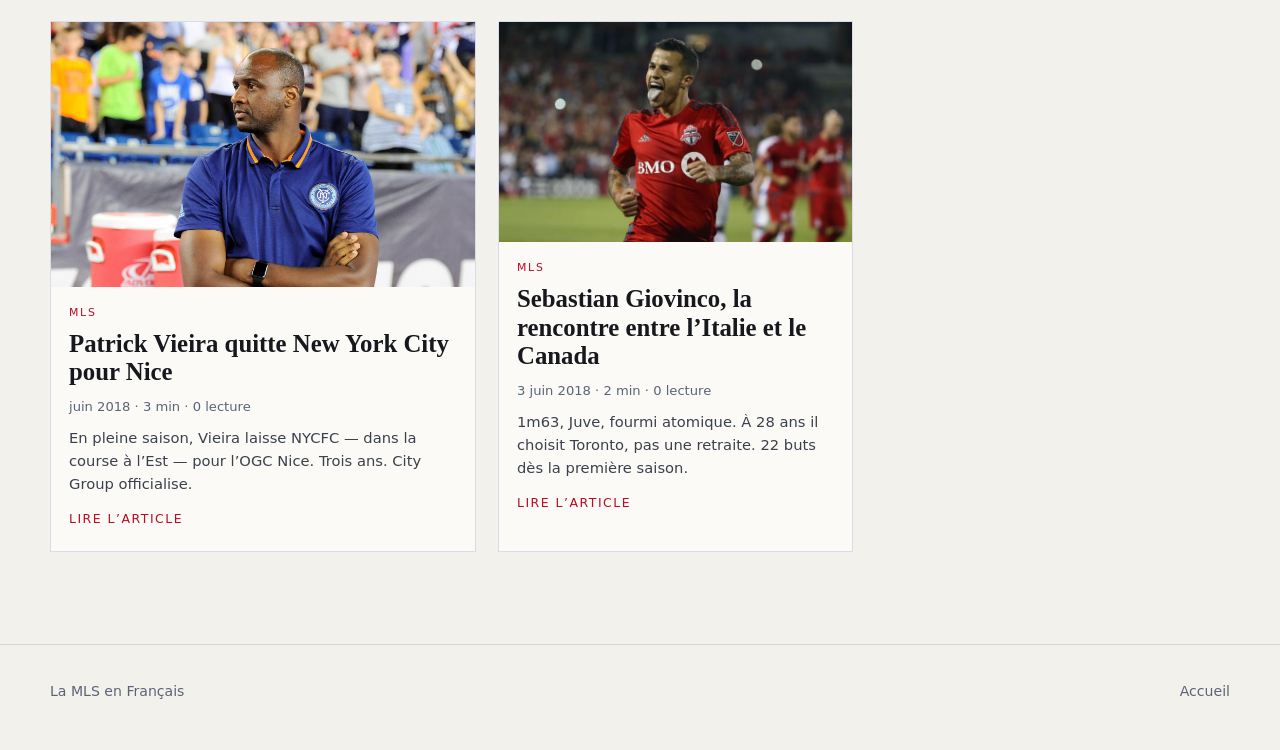
<file: articles.html>
<!DOCTYPE html>
<html lang="fr">
<head>
  <meta charset="UTF-8">
  <meta name="viewport" content="width=device-width, initial-scale=1">
  <title>Articles  — La MLS en Français</title>
  <link rel="preconnect" href="https://fonts.googleapis.com">
  <link rel="preconnect" href="https://fonts.gstatic.com" crossorigin>
  <link href="https://fonts.googleapis.com/css2?family=Cormorant+Garamond:ital,wght@0,500;0,600;1,500&family=Outfit:wght@300;400;500;600&display=swap" rel="stylesheet">
  <link rel="icon" type="image/png" href="img/logo.png">
  <link rel="manifest" href="manifest.json">
  <meta name="theme-color" content="#002395">
  <link rel="apple-touch-icon" href="img/icon-192.png">

  <link rel="stylesheet" href="css/style.css">
</head>
<body>
  <header class="site-header">
    <div class="wrap header-inner">
      <a class="brand" href="index.html">
        <img class="brand-logo" src="img/logo.png" alt="Logo La MLS en Français">
        <span class="brand-text">
          <span class="brand-mark">MLS</span>
          <span class="brand-sub">en Français</span>
        </span>
      </a>
      <button class="menu-btn" aria-label="Menu">☰</button>
      <nav>
        <a href="index.html">Accueil</a>
        <a href="bibliotheque.html">Magazines</a>
        <a href="articles.html">Articles</a>
        <a href="matchs.html">Matchs</a>
        <a href="actu.html">Actualité</a>
        <a href="mercato.html">Mercato</a>
        <a href="a-propos.html">À propos</a>
        <a class="nav-cta" href="lire.html?id=mls-n1">Feuilleter</a>
      </nav>
    </div>
  </header>

  <section>
    <div class="wrap">
      <p class="eyebrow">Textes</p>
      <h1>Articles</h1>
      <p class="lede">Vos textes déjà écrits — chroniques, éditos, carnets — publiés à côté des magazines, dans la même maison.</p>
      <div class="filters" id="filters"></div>
      <div class="grid-articles" id="art-grid"></div>
    </div>
  </section>

  <footer>
    <div class="wrap footer-inner">
      <div>La MLS en Français</div>
      <div><a href="index.html">Accueil</a></div>
    </div>
  </footer>

  <script src="data/articles.js"></script>
  <script src="js/app.js"></script>
  <script>
    const cats = ["Tous", ...new Set(FOLIO_ARTICLES.map(a => a.category))];
    const filters = document.getElementById("filters");
    const params = new URLSearchParams(location.search);
    const wanted = params.get("cat");
    const q0 = params.get("q") || "";
    let current = cats.includes(wanted) ? wanted : "Tous";
    function draw() {
      filters.innerHTML = cats.map(c =>
        `<button class="chip ${c===current?"on":""}" data-cat="${c}">${c}</button>`
      ).join("");
      let list = current === "Tous" ? FOLIO_ARTICLES : FOLIO_ARTICLES.filter(a => a.category === current);
      if (q0 && window.searchArticles) list = window.searchArticles(q0).filter(a => current === "Tous" || a.category === current);
      renderArticleGrid("#art-grid", list);
      filters.querySelectorAll(".chip").forEach(btn => {
        btn.addEventListener("click", () => { current = btn.dataset.cat; draw(); });
      });
    }
    draw();
  </script>
<!-- Cloudflare Web Analytics (sauf admin / opt-out) -->
<script>
(function () {
  try {
    if (localStorage.getItem("folio_auth") === "1") return;
    if (localStorage.getItem("folio_nostats") === "1") return;
  } catch (e) {}
  var s = document.createElement("script");
  s.defer = true;
  s.src = "https://static.cloudflareinsights.com/beacon.min.js";
  s.setAttribute("data-cf-beacon", '{"token": "23386e57e82442c2a7a253814341fc16"}');
  document.body.appendChild(s);
})();
</script>
</body>
</html>
</file>
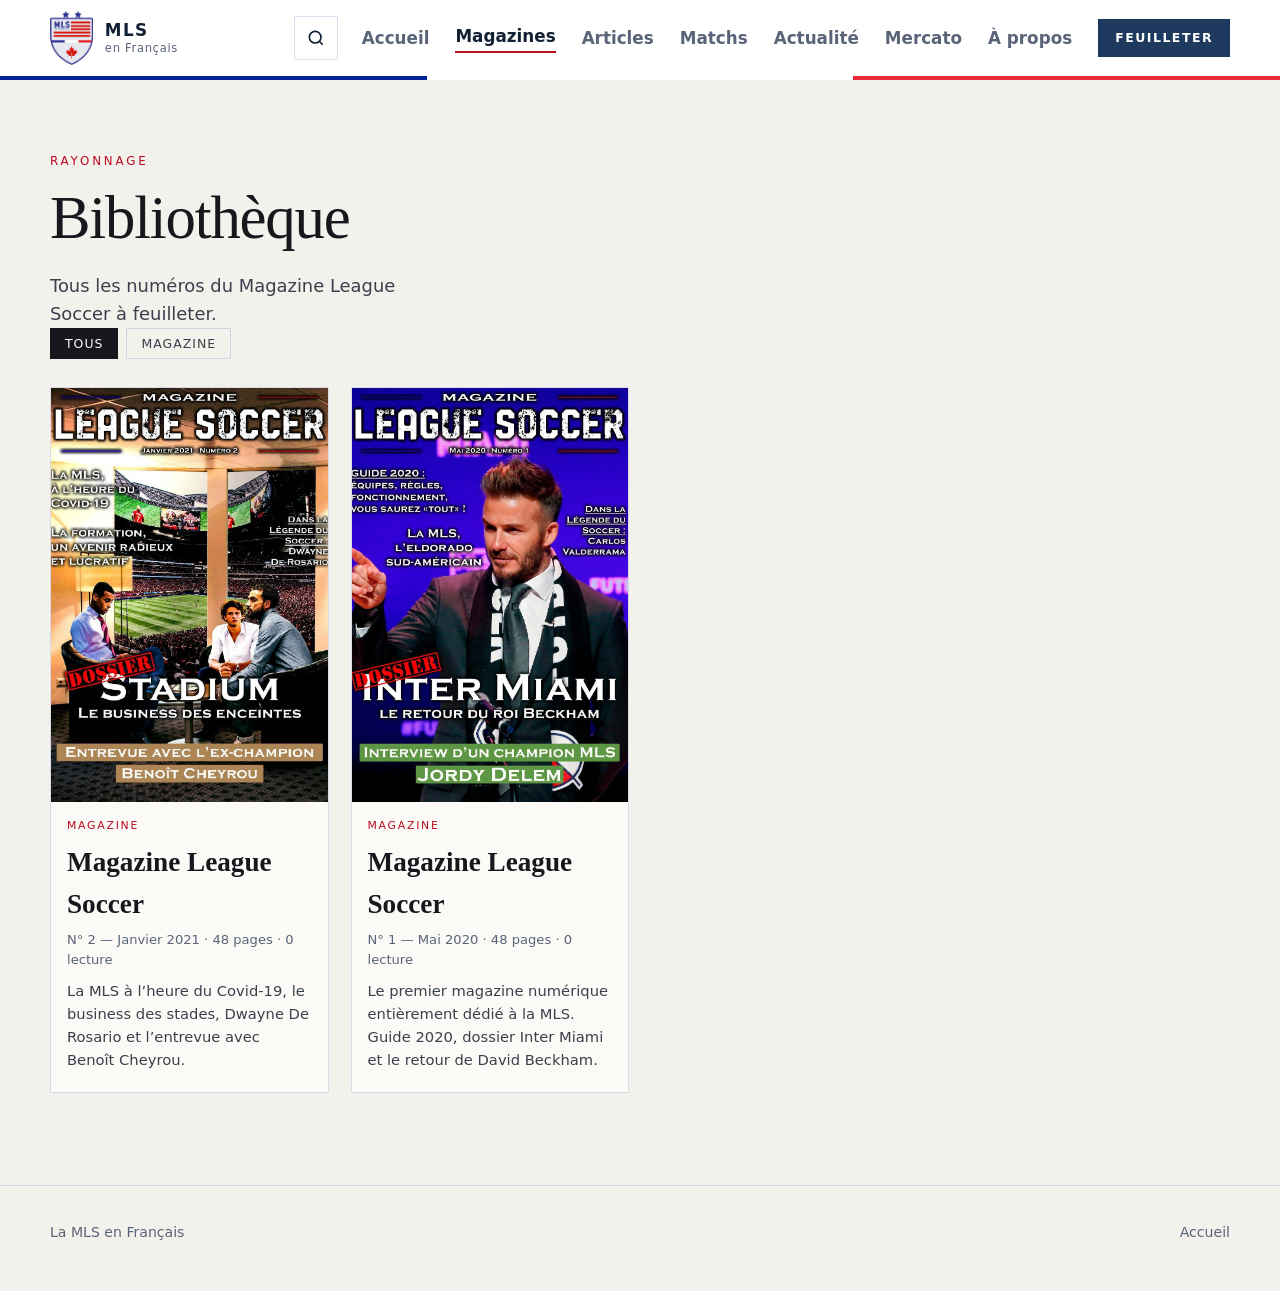
<file: bibliotheque.html>
<!DOCTYPE html>
<html lang="fr">
<head>
  <meta charset="UTF-8">
  <meta name="viewport" content="width=device-width, initial-scale=1">
  <title>Bibliothèque  — La MLS en Français</title>
  <link rel="preconnect" href="https://fonts.googleapis.com">
  <link rel="preconnect" href="https://fonts.gstatic.com" crossorigin>
  <link href="https://fonts.googleapis.com/css2?family=Cormorant+Garamond:ital,wght@0,500;0,600;1,500&family=Outfit:wght@300;400;500;600&display=swap" rel="stylesheet">
  <link rel="icon" type="image/png" href="img/logo.png">
  <link rel="manifest" href="manifest.json">
  <meta name="theme-color" content="#002395">
  <link rel="apple-touch-icon" href="img/icon-192.png">

  <link rel="stylesheet" href="css/style.css">
</head>
<body>
  <header class="site-header">
    <div class="wrap header-inner">
      <a class="brand" href="index.html">
        <img class="brand-logo" src="img/logo.png" alt="Logo La MLS en Français">
        <span class="brand-text">
          <span class="brand-mark">MLS</span>
          <span class="brand-sub">en Français</span>
        </span>
      </a>
      <button class="menu-btn" aria-label="Menu">☰</button>
      <nav>
        <a href="index.html">Accueil</a>
        <a href="bibliotheque.html">Magazines</a>
        <a href="articles.html">Articles</a>
        <a href="matchs.html">Matchs</a>
        <a href="actu.html">Actualité</a>
        <a href="mercato.html">Mercato</a>
        <a href="a-propos.html">À propos</a>
        <a class="nav-cta" href="lire.html?id=mls-n1">Feuilleter</a>
      </nav>
    </div>
  </header>

  <section>
    <div class="wrap">
      <p class="eyebrow">Rayonnage</p>
      <h1>Bibliothèque</h1>
      <p class="lede">Tous les numéros du Magazine League Soccer à feuilleter.</p>

      <div class="filters" id="filters"></div>
      <div class="grid-mags" id="lib-grid"></div>
    </div>
  </section>

  <footer>
    <div class="wrap footer-inner">
      <div>La MLS en Français</div>
      <div><a href="index.html">Accueil</a></div>
    </div>
  </footer>

  <script src="data/magazines.js"></script>
  <script src="js/app.js"></script>
  <script>
    const cats = ["Tous", ...new Set(FOLIO_MAGAZINES.map(m => m.category))];
    const filters = document.getElementById("filters");
    let current = "Tous";
    function draw() {
      filters.innerHTML = cats.map(c =>
        `<button class="chip ${c===current?"on":""}" data-cat="${c}">${c}</button>`
      ).join("");
      const list = current === "Tous" ? FOLIO_MAGAZINES : FOLIO_MAGAZINES.filter(m => m.category === current);
      renderMagazineGrid("#lib-grid", list);
      filters.querySelectorAll(".chip").forEach(btn => {
        btn.addEventListener("click", () => { current = btn.dataset.cat; draw(); });
      });
    }
    draw();
  </script>
<!-- Cloudflare Web Analytics (sauf admin / opt-out) -->
<script>
(function () {
  try {
    if (localStorage.getItem("folio_auth") === "1") return;
    if (localStorage.getItem("folio_nostats") === "1") return;
  } catch (e) {}
  var s = document.createElement("script");
  s.defer = true;
  s.src = "https://static.cloudflareinsights.com/beacon.min.js";
  s.setAttribute("data-cf-beacon", '{"token": "23386e57e82442c2a7a253814341fc16"}');
  document.body.appendChild(s);
})();
</script>
</body>
</html>
</file>
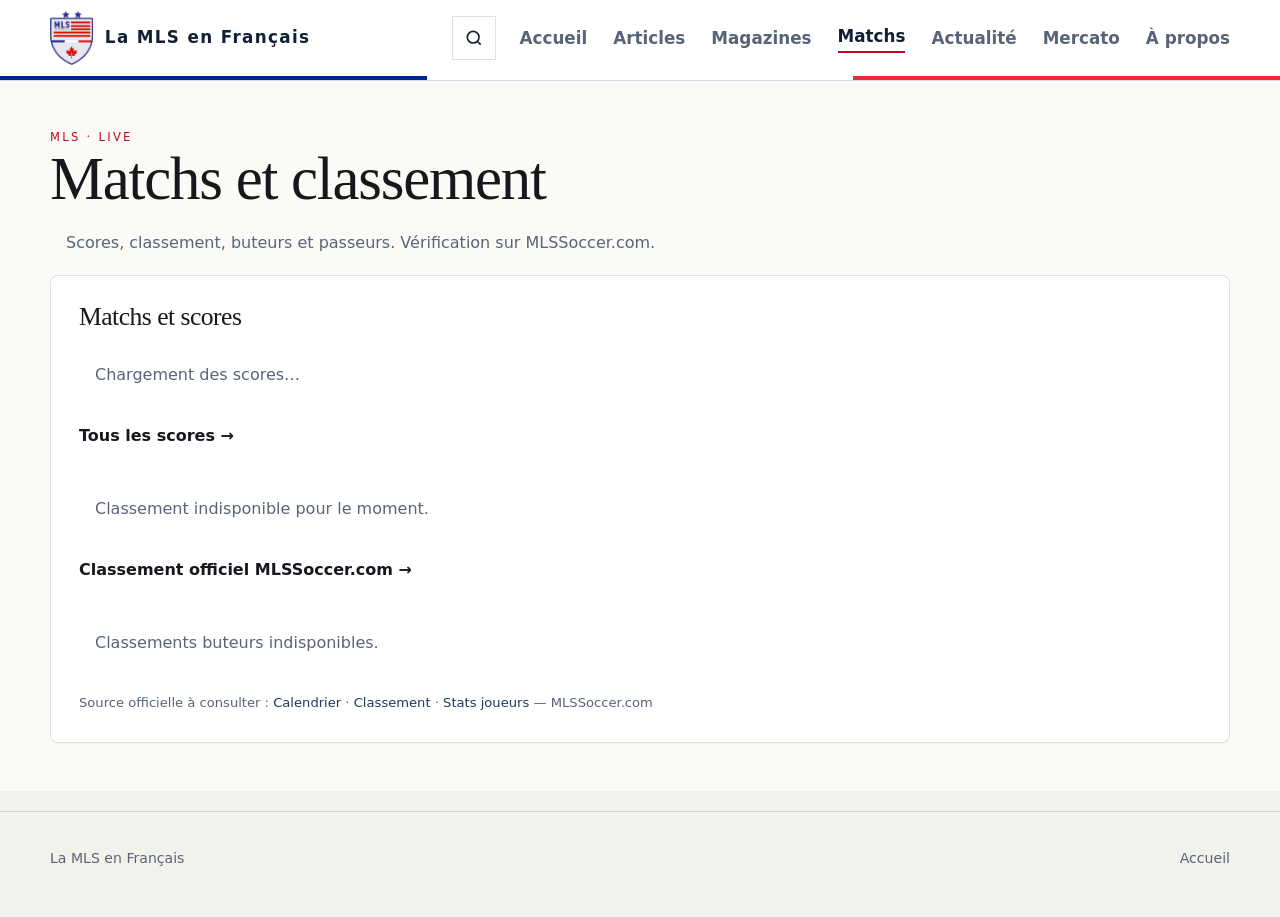
<file: matchs.html>
<!DOCTYPE html>
<html lang="fr">
<head>
  <meta charset="UTF-8">
  <meta name="viewport" content="width=device-width, initial-scale=1">
  <title>Matchs et classement — La MLS en Français</title>
  <link rel="icon" type="image/png" href="img/logo.png">
  <link rel="manifest" href="manifest.json">
  <meta name="theme-color" content="#002395">
  <link rel="apple-touch-icon" href="img/icon-192.png">

  <link rel="stylesheet" href="css/style.css">
</head>
<body>
  <header class="site-header">
    <div class="wrap header-inner">
      <a class="brand" href="index.html">
        <img class="brand-logo" src="img/logo.png" alt="Logo La MLS en Français">
        <span class="brand-text"><span class="brand-mark">La MLS en Français</span></span>
      </a>
      <button class="menu-btn" aria-label="Menu">☰</button>
      <nav>
        <a href="index.html">Accueil</a>
        <a href="articles.html">Articles</a>
        <a href="bibliotheque.html">Magazines</a>
        <a class="active" href="matchs.html">Matchs</a>
        <a href="actu.html">Actualité</a>
        <a href="mercato.html">Mercato</a>
        <a href="a-propos.html">À propos</a>
      </nav>
    </div>
  </header>

  <section class="band">
    <div class="wrap">
      <p class="kicker">MLS · Live</p>
      <h1>Matchs et classement</h1>
      <p class="search-hint">Scores, classement, buteurs et passeurs. Vérification sur MLSSoccer.com.</p>
      <div class="panel">
        <h2>Matchs et scores</h2>
        <div class="score-mini-list" id="score-live">
          <p class="search-hint">Chargement des scores…</p>
        </div>
        <a class="text-link" href="https://www.sofascore.com/fr/football/tournament/usa/mls/242" target="_blank" rel="noopener">Tous les scores →</a>
        <div class="stand-wrap" id="mls-standings">
          <p class="search-hint">Chargement du classement…</p>
        </div>
        <a class="text-link" href="https://www.mlssoccer.com/standings/" target="_blank" rel="noopener">Classement officiel MLSSoccer.com →</a>
        <div class="stand-wrap" id="mls-leaders">
          <p class="search-hint">Chargement des buteurs et passeurs…</p>
        </div>
        <p class="source-line">Source officielle à consulter :
          <a href="https://www.mlssoccer.com/schedule/" target="_blank" rel="noopener">Calendrier</a> ·
          <a href="https://www.mlssoccer.com/standings/" target="_blank" rel="noopener">Classement</a> ·
          <a href="https://www.mlssoccer.com/stats/" target="_blank" rel="noopener">Stats joueurs</a>
          — MLSSoccer.com</p>
      </div>
    </div>
  </section>

  <footer>
    <div class="wrap footer-inner">
      <div>La MLS en Français</div>
      <div><a href="index.html">Accueil</a></div>
    </div>
  </footer>

  <script src="js/app.js"></script>
  <script>
    if (window.loadMlsScores) loadMlsScores("#score-live");
    if (window.loadMlsStandings) loadMlsStandings("#mls-standings");
    if (window.loadMlsLeaders) loadMlsLeaders("#mls-leaders");
  </script>
<!-- Cloudflare Web Analytics (sauf admin / opt-out) -->
<script>
(function () {
  try {
    if (localStorage.getItem("folio_auth") === "1") return;
    if (localStorage.getItem("folio_nostats") === "1") return;
  } catch (e) {}
  var s = document.createElement("script");
  s.defer = true;
  s.src = "https://static.cloudflareinsights.com/beacon.min.js";
  s.setAttribute("data-cf-beacon", '{"token": "23386e57e82442c2a7a253814341fc16"}');
  document.body.appendChild(s);
})();
</script>
</body>
</html>
</file>
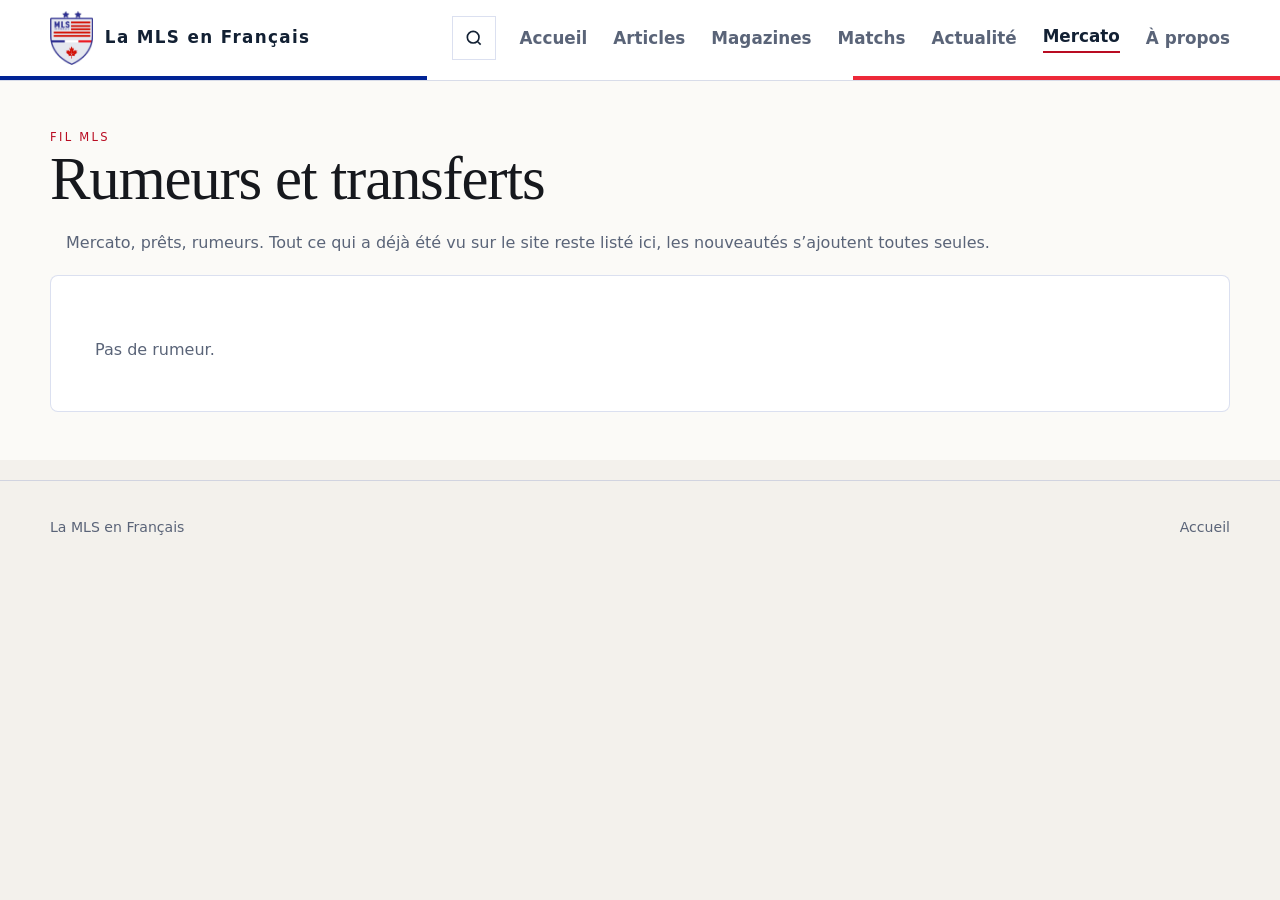
<file: mercato.html>
<!DOCTYPE html>
<html lang="fr">
<head>
  <meta charset="UTF-8">
  <meta name="viewport" content="width=device-width, initial-scale=1">
  <title>Rumeurs et transferts MLS — La MLS en Français</title>
  <link rel="icon" type="image/png" href="img/logo.png">
  <link rel="manifest" href="manifest.json">
  <meta name="theme-color" content="#002395">
  <link rel="apple-touch-icon" href="img/icon-192.png">

  <link rel="stylesheet" href="css/style.css">
</head>
<body>
  <header class="site-header">
    <div class="wrap header-inner">
      <a class="brand" href="index.html">
        <img class="brand-logo" src="img/logo.png" alt="Logo La MLS en Français">
        <span class="brand-text"><span class="brand-mark">La MLS en Français</span></span>
      </a>
      <button class="menu-btn" aria-label="Menu">☰</button>
      <nav>
        <a href="index.html">Accueil</a>
        <a href="articles.html">Articles</a>
        <a href="bibliotheque.html">Magazines</a>
        <a href="matchs.html">Matchs</a>
        <a href="actu.html">Actualité</a>
        <a class="active" href="mercato.html">Mercato</a>
        <a href="a-propos.html">À propos</a>
      </nav>
    </div>
  </header>

  <section class="band">
    <div class="wrap">
      <p class="kicker">Fil MLS</p>
      <h1>Rumeurs et transferts</h1>
      <p class="search-hint">Mercato, prêts, rumeurs. Tout ce qui a déjà été vu sur le site reste listé ici, les nouveautés s’ajoutent toutes seules.</p>
      <div class="panel">
        <div class="news-list news-page" id="mls-rumors" data-limit="7">
          <p class="search-hint">Chargement…</p>
        </div>
      </div>
    </div>
  </section>

  <footer>
    <div class="wrap footer-inner">
      <div>La MLS en Français</div>
      <div><a href="index.html">Accueil</a></div>
    </div>
  </footer>
  <script src="js/app.js"></script>
  <script>if (window.loadMlsNews) loadMlsNews();</script>
<!-- Cloudflare Web Analytics (sauf admin / opt-out) -->
<script>
(function () {
  try {
    if (localStorage.getItem("folio_auth") === "1") return;
    if (localStorage.getItem("folio_nostats") === "1") return;
  } catch (e) {}
  var s = document.createElement("script");
  s.defer = true;
  s.src = "https://static.cloudflareinsights.com/beacon.min.js";
  s.setAttribute("data-cf-beacon", '{"token": "23386e57e82442c2a7a253814341fc16"}');
  document.body.appendChild(s);
})();
</script>
</body>
</html>
</file>
<file: css/style.css>
:root {
  --ink: #16181d;
  --ink-soft: #3a404c;
  --paper: #f3f1ec;
  --paper-2: #e7e3db;
  --cream: #fbfaf7;
  --gold: #b90c22;
  --gold-2: #8e0a1b;
  --terracotta: #b90c22;
  --blue: #1e3a5f;
  --blue-deep: #122033;
  --muted: #5a6478;
  --line: rgba(0, 35, 149, 0.14);
  --shadow: 0 24px 60px rgba(0, 35, 149, 0.14);
  --top-bar: var(--blue);
  --serif: "Fraunces", "Times New Roman", serif;
  --sans: "Source Sans 3", system-ui, sans-serif;
}

* { box-sizing: border-box; margin: 0; padding: 0; }
html { scroll-behavior: smooth; }
body {
  font-family: var(--sans);
  background: var(--paper);
  color: var(--ink);
  line-height: 1.55;
  min-height: 100vh;
}
img { max-width: 100%; display: block; }
a { color: inherit; text-decoration: none; }
button { font-family: inherit; cursor: pointer; }

.wrap {
  width: min(1180px, calc(100% - 40px));
  margin-inline: auto;
}

/* Header */
.site-header {
  position: sticky;
  top: 0;
  z-index: 40;
  background: #fff;
  border-top: 0;
  border-bottom: 0;
  color: var(--ink);
  box-shadow: none;
}
.site-header::after {
  content: "";
  display: block;
  height: 4px;
  background: linear-gradient(90deg, #002395 0 33.333%, #ffffff 33.333% 66.666%, #ed2939 66.666% 100%);
}
.header-inner {
  display: flex;
  align-items: center;
  justify-content: space-between;
  min-height: 76px;
  gap: 24px;
  position: relative;
}
.brand {
  display: flex;
  align-items: center;
  gap: 12px;
  letter-spacing: 0.12em;
  text-transform: uppercase;
}
.brand-logo {
  height: 54px;
  width: auto;
  display: block;
  flex-shrink: 0;
}
.brand-text {
  display: flex;
  flex-direction: column;
  line-height: 1.05;
}
.brand-mark {
  font-family: var(--sans);
  font-weight: 600;
  font-size: 1.05rem;
  letter-spacing: 0.08em;
  text-transform: none;
  color: var(--blue-deep);
}
.brand-sub {
  font-size: 0.72rem;
  color: var(--muted);
  letter-spacing: 0.06em;
  text-transform: none;
}
.brand { text-transform: none; letter-spacing: 0; }
.brand-text { gap: 2px; }
nav {
  display: flex;
  align-items: center;
  gap: 26px;
  font-size: 1.05rem;
  letter-spacing: 0;
  text-transform: none;
  flex-wrap: nowrap;
}
nav a { color: var(--muted); font-weight: 600; white-space: nowrap; }
nav a:hover, nav a.active { color: var(--blue-deep); }
nav a.active { border-bottom: 2px solid var(--terracotta); padding-bottom: 2px; }
.nav-cta {
  border: 1px solid var(--blue);
  background: var(--blue);
  color: #fff;
  padding: 8px 16px;
  font-size: 0.78rem;
  letter-spacing: 0.12em;
  text-transform: uppercase;
}
.nav-cta:hover { background: var(--blue-deep); color: #fff; }
.menu-btn {
  display: none;
  background: none;
  border: 0;
  font-size: 1.6rem;
  width: 44px;
  height: 44px;
  color: var(--blue-deep);
}
.search-btn {
  display: inline-flex;
  align-items: center;
  justify-content: center;
  width: 44px;
  height: 44px;
  margin-left: auto;
  background: none;
  border: 1px solid var(--line);
  color: var(--blue-deep);
  cursor: pointer;
  flex-shrink: 0;
}
.search-btn:hover { background: #f3f1ec; }
.search-overlay {
  display: none;
  position: fixed;
  inset: 0;
  z-index: 80;
  background: rgba(18, 32, 51, 0.55);
  padding: 12vh 16px 24px;
}
.search-overlay.open { display: block; }
.search-panel {
  max-width: 640px;
  margin: 0 auto;
  background: #fff;
  border: 1px solid var(--line);
  box-shadow: 0 16px 40px rgba(18, 32, 51, 0.18);
}
.search-bar {
  display: flex;
  align-items: center;
  gap: 10px;
  padding: 12px 14px;
  border-bottom: 1px solid var(--line);
  color: var(--blue-deep);
}
.search-bar input {
  flex: 1;
  border: 0;
  outline: none;
  font: inherit;
  font-size: 1.05rem;
  min-height: 36px;
  background: transparent;
}
.search-close {
  border: 0;
  background: none;
  font-size: 1.2rem;
  cursor: pointer;
  width: 36px;
  height: 36px;
  color: var(--muted);
}
.search-results { max-height: 60vh; overflow: auto; }
.search-hint { padding: 20px 16px; color: var(--muted); margin: 0; }
.search-hit {
  display: flex;
  flex-direction: column;
  gap: 4px;
  padding: 12px 16px;
  border-bottom: 1px solid var(--line);
  color: inherit;
}
.search-hit:hover { background: #f7f5f1; }
.search-hit-cat {
  font-size: 0.72rem;
  letter-spacing: 0.08em;
  text-transform: uppercase;
  color: var(--terracotta);
}
.search-hit strong { font-size: 1rem; color: var(--blue-deep); }
.search-hit span { font-size: 0.82rem; color: var(--muted); }

/* Hero */
.hero {
  padding: 56px 0 40px;
  background: var(--paper);
  color: var(--ink);
}
.hero h1 { color: var(--ink); }
.hero .lede { color: var(--ink-soft); }
.hero .btn.ghost { color: var(--blue-deep); border-color: var(--blue-deep); }
.hero-grid {
  display: grid;
  grid-template-columns: 1fr 1fr;
  gap: 56px;
  align-items: center;
}
.eyebrow {
  font-size: 0.74rem;
  letter-spacing: 0.24em;
  text-transform: uppercase;
  color: var(--gold);
  margin-bottom: 16px;
}
h1, h2, .display {
  font-family: var(--serif);
  font-weight: 500;
  line-height: 1.05;
  letter-spacing: -0.02em;
}
h1 { font-size: clamp(2.4rem, 5vw, 3.8rem); }
h2 { font-size: clamp(2rem, 4vw, 3.2rem); }
.lede {
  margin-top: 22px;
  font-size: 1.12rem;
  color: var(--ink-soft);
  max-width: 34ch;
}
.hero-actions {
  display: flex;
  gap: 14px;
  margin-top: 32px;
  flex-wrap: wrap;
}
.btn {
  display: inline-flex;
  align-items: center;
  gap: 8px;
  padding: 12px 20px;
  border: 0;
  border-radius: 4px;
  background: var(--blue-deep);
  color: #fff;
  letter-spacing: 0;
  text-transform: none;
  font-size: 0.95rem;
  font-weight: 600;
}
.btn.ghost {
  background: transparent;
  color: var(--blue-deep);
  border: 1px solid var(--blue-deep);
}
.btn:hover { opacity: 0.88; }
.hero-visual {
  position: relative;
  display: flex;
  flex-direction: column;
  gap: 14px;
}
.hero-visual img {
  width: 100%;
  height: 320px;
  object-fit: cover;
  border-radius: 4px;
  box-shadow: none;
}
.une-title {
  font-family: var(--serif);
  font-size: clamp(2rem, 4vw, 3rem);
  border-bottom: 1px solid var(--line);
  padding-bottom: 12px;
  margin-bottom: 24px;
}
.une-section .wrap {
  width: min(1180px, calc(100% - 40px));
}
.une-layout {
  display: grid;
  grid-template-columns: minmax(0, 1.35fr) minmax(340px, 0.9fr);
  gap: 12px;
  align-items: start;
}
.une-layout > .une-aside {
  min-width: 0;
  width: 100%;
}
.une-stack-home {
  display: flex;
  flex-direction: column;
  gap: 36px;
}
.une-sides {
  display: flex;
  flex-direction: column;
  gap: 16px;
}
.une-sides .une-aside h2 { font-size: 1.6rem; }
.une-sides .news-item {
  grid-template-columns: 96px 1fr;
  padding: 12px;
  gap: 12px;
}
.une-sides .news-cover { width: 96px; height: 72px; }
.une-aside {
  padding: 12px 12px 14px;
  position: static;
}
.une-layout > .une-aside.panel { padding: 12px; }
.une-aside h2 { font-size: 1.45rem; margin: 4px 0 8px; }
.une-list { display: flex; flex-direction: column; gap: 28px; }
.une-block { display: flex; flex-direction: column; gap: 16px; }
.une-block-art {
  padding-top: 22px;
  margin-top: 8px;
  border-top: 2px solid var(--ink);
}
.une-label {
  margin: 0;
  font-size: 0.72rem;
  letter-spacing: 0.16em;
  text-transform: uppercase;
  color: var(--terracotta);
}
.une-row {
  display: grid;
  grid-template-columns: minmax(200px, 32%) 1fr;
  gap: 22px;
  align-items: start;
  background: #fff;
  border: 1px solid var(--line);
  padding: 10px;
}
.une-row + .une-row { border-top-width: 1px; }
.une-row.is-mag { border-left: 4px solid var(--blue); }
.une-row.is-art { border-left: 4px solid var(--terracotta); }
.une-row img { width: 100%; height: 200px; object-fit: cover; border-radius: 4px; }
.une-row.is-mag img {
  height: auto;
  aspect-ratio: 2 / 3;
  object-fit: cover;
  max-height: 520px;
}
.une-row h3 { font-size: 1.9rem; }
.une-row h3 { font-family: var(--serif); font-size: 1.7rem; margin: 6px 0 10px; }
.une-row p { color: var(--muted); max-width: none; }
.une-row span { display: inline-block; margin-top: 10px; color: var(--blue); }
.news-list { display: flex; flex-direction: column; gap: 10px; margin-top: 14px; }
.news-item {
  display: grid;
  grid-template-columns: 72px 1fr;
  gap: 10px;
  align-items: center;
  padding: 10px;
  background: #fff;
  border: 1px solid var(--line);
}
.news-item .news-cover {
  width: 72px;
  height: 72px;
  object-fit: cover;
  border-radius: 4px;
}
.news-item:not(:has(img)) { grid-template-columns: 1fr; }
.news-item em { display: block; margin-top: 4px; font-style: normal; font-size: 0.75rem; color: var(--muted); }
.tweet-feed { display: flex; flex-direction: column; gap: 10px; margin-top: 14px; }
.band {
  background: var(--cream);
  color: var(--ink);
  padding: 48px 0;
  border-top: 1px solid var(--line);
}
.band h2, .band .text-link { color: var(--ink); }
.band .kicker { color: var(--terracotta); }
.band .panel {
  background: #fff;
  border: 1px solid var(--line);
}
.tweet-card {
  display: block;
  padding: 14px 16px;
  background: rgba(255,255,255,0.95);
  color: var(--ink);
  border: 0;
  border-left: 4px solid var(--terracotta);
}
.tweet-card em { display: block; font-style: normal; font-size: 0.72rem; color: var(--muted); margin-bottom: 6px; }
.tweet-card strong { font-weight: 500; font-size: 0.92rem; line-height: 1.4; }
.x-embed { margin-top: 14px; min-height: 80px; }
@media (max-width: 960px) {
  .une-layout { grid-template-columns: 1fr; }
  .une-aside { position: static; }
}
@media (max-width: 720px) {
  .une-sides { grid-template-columns: 1fr; }
}
@media (max-width: 720px) {
  .une-row { grid-template-columns: 1fr; }
  .une-row img { height: 200px; }
  .une-row.is-mag img {
    height: auto;
    max-height: none;
    aspect-ratio: 2 / 3;
  }
  .une-row h3 { font-size: 1.45rem; }
  .grid-mags { grid-template-columns: 1fr !important; }
  .mag-cover { aspect-ratio: 2 / 3; }
}
.score-dock {
  background: #fff;
  border: 1px solid var(--line);
  padding: 16px 16px 14px;
  box-shadow: var(--shadow);
}
.score-dock h3 {
  font-family: var(--serif);
  font-size: 1.45rem;
  margin-top: 2px;
}
.score-mini-list { margin-top: 12px; display: flex; flex-direction: column; gap: 8px; }
.score-mini {
  display: grid;
  grid-template-columns: 1fr auto 1fr;
  gap: 6px 8px;
  align-items: center;
  padding: 8px 12px;
  background: var(--paper);
  font-size: 0.84rem;
}
.score-mini em {
  grid-column: 1 / -1;
  font-style: normal;
  font-size: 0.68rem;
  letter-spacing: 0.08em;
  text-transform: uppercase;
  color: var(--muted);
}
.score-mini .score-side {
  display: flex;
  align-items: center;
  gap: 8px;
  min-width: 0;
}
.score-mini .score-side.away { justify-content: flex-end; text-align: right; }
.score-mini .score-side img {
  width: 22px;
  height: 22px;
  object-fit: contain;
  flex-shrink: 0;
}
.score-mini .score-side i {
  font-style: normal;
  line-height: 1.2;
}
.score-mini .score-side.win i {
  font-weight: 700;
  color: var(--blue-deep);
}
.score-mini .score-side.lose {
  opacity: 0.55;
}
.une-stack { margin-top: 32px; display: flex; flex-direction: column; gap: 12px; }
.une-item {
  display: grid;
  grid-template-columns: 72px 1fr;
  gap: 12px;
  align-items: center;
  background: #fff;
  border: 1px solid var(--line);
  padding: 10px;
}
.une-item img { width: 72px; height: 96px; object-fit: cover; }
.une-item strong { display: block; font-size: 0.95rem; line-height: 1.25; }
.une-item span { display: block; margin-top: 6px; font-size: 0.78rem; color: var(--blue); }
.score-mini b { color: var(--blue); min-width: 36px; text-align: center; }
.score-mini.live b { color: var(--terracotta); }
.score-dock-actions {
  display: flex;
  gap: 10px;
  margin-top: 12px;
}
.score-dock-actions a {
  flex: 1;
  text-align: center;
  padding: 10px 8px;
  font-size: 0.72rem;
  letter-spacing: 0.1em;
  text-transform: uppercase;
  background: var(--blue-deep);
  color: #fff;
}
.score-dock-actions a:last-child {
  background: transparent;
  color: var(--blue);
  border: 1px solid var(--blue);
}
.hero-caption {
  position: absolute;
  left: 18px;
  bottom: 18px;
  background: rgba(244, 239, 230, 0.92);
  padding: 10px 14px;
  font-size: 0.75rem;
  letter-spacing: 0.08em;
  text-transform: uppercase;
}

/* Sections */
section { padding: 72px 0; }
.section-head {
  display: flex;
  justify-content: space-between;
  align-items: end;
  gap: 20px;
  margin-bottom: 36px;
}
.section-head p { color: var(--muted); max-width: 42ch; }

/* Cards */
.grid-mags {
  display: grid;
  grid-template-columns: repeat(4, 1fr);
  gap: 22px;
}
.mag-card {
  background: var(--cream);
  border: 1px solid var(--line);
  transition: transform 0.25s ease, box-shadow 0.25s ease;
}
.mag-card:hover {
  transform: translateY(-6px);
  box-shadow: var(--shadow);
}
.mag-cover {
  aspect-ratio: 2 / 3;
  overflow: hidden;
  background: #ddd4c4;
}
.mag-cover img {
  width: 100%;
  height: 100%;
  object-fit: cover;
  transition: transform 0.5s ease;
}
.mag-card:hover .mag-cover img { transform: scale(1.04); }
.mag-body { padding: 16px 16px 20px; }
.mag-cat {
  font-size: 0.68rem;
  letter-spacing: 0.16em;
  text-transform: uppercase;
  color: var(--gold);
}
.mag-body h3 {
  font-family: var(--serif);
  font-size: 1.7rem;
  margin: 6px 0 4px;
}
.mag-meta { font-size: 0.82rem; color: var(--muted); }
.mag-excerpt {
  margin-top: 10px;
  font-size: 0.92rem;
  color: var(--ink-soft);
}

/* Featured row */
.featured {
  display: grid;
  grid-template-columns: 1.15fr 0.85fr;
  gap: 48px;
  align-items: center;
}
.featured img {
  width: 100%;
  max-height: 620px;
  object-fit: cover;
  box-shadow: var(--shadow);
}
.kicker {
  font-size: 0.72rem;
  letter-spacing: 0.2em;
  text-transform: uppercase;
  color: var(--terracotta);
}

/* How it works */
.steps {
  display: grid;
  grid-template-columns: repeat(3, 1fr);
  gap: 24px;
}
.step {
  padding: 28px 24px;
  background: var(--cream);
  border-top: 2px solid var(--gold);
}
.step span {
  font-family: var(--serif);
  font-size: 2rem;
  color: var(--gold);
}
.step h3 {
  font-family: var(--serif);
  font-size: 1.6rem;
  margin: 8px 0 10px;
}

/* Reader */
.reader-page { background: #12153a; color: #e8ebf6; min-height: 100vh; }
.reader-page .site-header {
  background: rgba(18, 21, 58, 0.92);
  border-bottom-color: rgba(255,255,255,0.08);
  color: #e8ebf6;
}
.reader-page nav a, .reader-page .brand-sub { color: #c5cae3; }
.reader-page .brand-mark { color: #fff; }
.reader-bar {
  display: flex;
  justify-content: space-between;
  align-items: center;
  gap: 16px;
  padding: 18px 0 8px;
}
.reader-title { font-family: var(--serif); font-size: 1.6rem; }
.reader-controls {
  display: flex;
  align-items: center;
  gap: 10px;
}
.icon-btn {
  background: transparent;
  color: #efe6d6;
  border: 1px solid rgba(255,255,255,0.2);
  padding: 8px 14px;
  font-size: 0.78rem;
  letter-spacing: 0.08em;
  text-transform: uppercase;
}
.icon-btn:hover { background: #efe6d6; color: #161310; }
#book {
  margin: 12px auto 24px;
  max-width: 980px;
}
.stf__parent { margin-inline: auto; }
.page {
  background: #f7f1e6;
  color: #1c1814;
  overflow: hidden;
}
.page img.full {
  width: 100%;
  height: 100%;
  object-fit: cover;
}
.page-html {
  height: 100%;
  padding: 36px 32px;
  display: flex;
  flex-direction: column;
}
.page-html .pg-kicker {
  letter-spacing: 0.18em;
  text-transform: uppercase;
  font-size: 0.68rem;
  color: #b08948;
}
.page-html h2 {
  font-size: 2.2rem;
  margin: 10px 0 16px;
}
.page-html p {
  font-family: var(--serif);
  font-size: 1.12rem;
  line-height: 1.55;
}
.page-num {
  margin-top: auto;
  font-size: 0.75rem;
  color: #7a7166;
  letter-spacing: 0.12em;
}
.embed-wrap {
  width: min(980px, 100%);
  margin: 8px auto 24px;
  height: calc(100dvh - 200px);
  min-height: 560px;
  background: #0b0d24;
}
.embed-wrap iframe {
  width: 100%;
  height: 100%;
  border: 0;
}
.heyzine-mode .reader-controls [data-prev],
.heyzine-mode .reader-controls [data-next],
.heyzine-mode .reader-controls span {
  display: none;
}
@media (max-width: 720px) {
  .reader-page .wrap.reader-bar { width: calc(100% - 20px); }
  .embed-wrap {
    width: 100%;
    margin: 0;
    min-height: 0;
    height: calc(100dvh - 168px);
  }
  .heyzine-mode .reader-title { font-size: 1.2rem; }
}
.fs-lite .site-header,
.fs-lite .reader-bar > div:first-child { display: none; }
.fs-lite .reader-bar {
  position: fixed;
  z-index: 30;
  right: 8px;
  top: 8px;
  padding: 0;
  width: auto;
}
.fs-lite .embed-wrap {
  position: fixed;
  inset: 0;
  width: 100%;
  height: 100dvh;
  min-height: 100dvh;
  margin: 0;
  z-index: 20;
}

/* Articles */
.grid-articles {
  display: grid;
  grid-template-columns: 1.2fr 1fr 1fr;
  gap: 22px;
}
.article-card {
  background: var(--cream);
  border: 1px solid var(--line);
  display: flex;
  flex-direction: column;
  min-height: 100%;
  transition: transform 0.25s ease, box-shadow 0.25s ease;
}
.article-card:hover {
  transform: translateY(-5px);
  box-shadow: var(--shadow);
}
.article-card.featured { grid-row: span 1; }
.article-card .thumb {
  aspect-ratio: 16 / 10;
  overflow: hidden;
  background: #ddd4c4;
}
.article-card .thumb img {
  width: 100%;
  height: 100%;
  object-fit: cover;
}
.article-card .body { padding: 18px 18px 22px; flex: 1; display: flex; flex-direction: column; }
.article-card h3 {
  font-family: var(--serif);
  font-size: 1.55rem;
  line-height: 1.15;
  margin: 8px 0 10px;
}
.article-read {
  margin-top: auto;
  padding-top: 14px;
  font-size: 0.78rem;
  letter-spacing: 0.12em;
  text-transform: uppercase;
  color: var(--gold);
}

.article-hero-img {
  width: 100%;
  max-height: 460px;
  object-fit: cover;
  margin: 8px 0 28px;
  box-shadow: var(--shadow);
}
.article-layout {
  width: min(760px, calc(100% - 40px));
  margin: 40px auto 80px;
}
.article-layout h1 {
  font-size: clamp(2.4rem, 6vw, 4rem);
  margin: 10px 0 16px;
}
.article-meta {
  color: var(--muted);
  font-size: 0.92rem;
  margin-bottom: 8px;
}
.article-body { font-family: var(--serif); font-size: 1.22rem; line-height: 1.7; color: var(--ink-soft); }
.article-body a { color: var(--terracotta); text-decoration: underline; }
.article-body p { margin: 0 0 1.1em; }
.article-body h2 {
  font-size: 1.8rem;
  color: var(--ink);
  margin: 1.6em 0 0.5em;
}
.article-body figure.in-article { margin: 1.4em 0; }
.article-body figure.in-article img { width: 100%; height: auto; }
.article-body figure.in-article figcaption { font-size: 0.82rem; color: var(--muted); margin-top: 6px; }
.article-body .chapo {
  font-size: 1.28rem;
  color: var(--ink);
  border-left: 3px solid var(--gold);
  padding-left: 16px;
}
.article-nav {
  display: flex;
  justify-content: space-between;
  gap: 16px;
  margin-top: 48px;
  padding-top: 24px;
  border-top: 1px solid var(--line);
  font-size: 0.88rem;
}

/* Library filters */
.filters {
  display: flex;
  flex-wrap: wrap;
  gap: 8px;
  margin-bottom: 28px;
}
.chip {
  border: 1px solid var(--line);
  background: transparent;
  padding: 7px 14px;
  font-size: 0.78rem;
  letter-spacing: 0.08em;
  text-transform: uppercase;
  color: var(--ink-soft);
}
.chip.on, .chip:hover {
  background: var(--ink);
  color: var(--cream);
  border-color: var(--ink);
}

/* Publish */
.prose { max-width: 72ch; }
.prose p { margin: 12px 0; color: var(--ink-soft); }
.prose h3 {
  font-family: var(--serif);
  font-size: 1.7rem;
  margin-top: 28px;
}
.code {
  background: #1c1814;
  color: #efe6d6;
  padding: 16px 18px;
  overflow: auto;
  font-size: 0.82rem;
  line-height: 1.55;
  margin: 14px 0 22px;
}
.note {
  border-left: 3px solid var(--gold);
  padding: 12px 16px;
  background: var(--cream);
  margin: 18px 0;
}

/* Write form */
.form label {
  display: block;
  font-size: 0.78rem;
  letter-spacing: 0.1em;
  text-transform: uppercase;
  margin: 18px 0 8px;
  color: var(--muted);
}
.form input, .form select, .form textarea {
  width: 100%;
  font: inherit;
  padding: 14px 16px;
  border: 1px solid var(--line);
  background: var(--cream);
  color: var(--ink);
  font-size: 1rem;
}
.form textarea { min-height: 220px; line-height: 1.55; }
.form-actions { display: flex; flex-wrap: wrap; gap: 10px; margin-top: 20px; }

/* Social + scores */
.side-grid {
  display: grid;
  grid-template-columns: 0.9fr 1.1fr;
  gap: 28px;
  align-items: start;
}
.panel {
  background: #fff;
  border: 1px solid var(--line);
  border-radius: 8px;
  padding: 28px;
}
.panel h2 { font-size: 1.6rem; }
.text-link {
  display: inline-block;
  margin-top: 16px;
  color: var(--blue);
  font-weight: 600;
}
.follow-row {
  display: grid;
  grid-template-columns: repeat(3, 1fr);
  gap: 14px;
  margin: 20px 0 8px;
}
.follow-row a {
  display: block;
  background: #fff;
  border: 1px solid var(--line);
  padding: 18px 20px;
}
.follow-row strong { display: block; margin-top: 4px; color: var(--terracotta); }
@media (max-width: 720px) {
  .follow-row { grid-template-columns: 1fr; }
}
.social-list {
  display: flex;
  flex-direction: column;
  gap: 10px;
  margin-top: 16px;
}
.social-list a {
  display: flex;
  align-items: center;
  justify-content: space-between;
  min-height: 48px;
  padding: 10px 14px;
  border: 1px solid var(--line);
  background: #fff;
}
.social-list a:hover { border-color: var(--blue); }
.social-list strong { color: var(--blue); }
.match-list { display: flex; flex-direction: column; gap: 12px; margin-top: 16px; }
.match-card {
  display: grid;
  grid-template-columns: 1fr auto 1fr;
  gap: 10px;
  align-items: center;
  padding: 14px;
  background: #fff;
  border: 1px solid var(--line);
  text-align: center;
  font-size: 0.92rem;
}
.match-card .when { grid-column: 1 / -1; font-size: 0.72rem; letter-spacing: 0.12em; text-transform: uppercase; color: var(--muted); }
.match-card .score { font-weight: 600; color: var(--blue); min-width: 64px; }
.flash-link { display: inline-block; margin-top: 16px; }
.score-embed {
  margin-top: 16px;
  background: #fff;
  border: 1px solid var(--line);
  min-height: 420px;
}
.score-embed iframe {
  width: 100%;
  height: 480px;
  border: 0;
  display: block;
}

/* Footer */
footer {
  border-top: 1px solid var(--line);
  padding: 36px 0 48px;
  margin-top: 20px;
}
.footer-inner {
  display: flex;
  justify-content: space-between;
  gap: 24px;
  flex-wrap: wrap;
  color: var(--muted);
  font-size: 0.88rem;
}

@media (max-width: 960px) {
  .hero-grid, .featured, .grid-mags, .steps, .grid-articles, .side-grid {
    grid-template-columns: 1fr 1fr;
  }
  .grid-mags { grid-template-columns: 1fr 1fr; }
}
@media (max-width: 720px) {
  .wrap { width: calc(100% - 28px); }
  .about-grid { grid-template-columns: 1fr !important; }
  nav {
    display: none;
    position: absolute;
    left: 0;
    right: 0;
    top: 76px;
    background: #fff;
    border-bottom: 1px solid var(--line);
    padding: 12px 16px 20px;
    gap: 4px;
    flex-direction: column;
  }
  nav.open { display: flex; }
  nav a {
    padding: 12px 8px;
    font-size: 0.95rem;
  }
  .menu-btn { display: block; }
  .brand-logo { height: 44px; }
  .brand-mark { font-size: 0.92rem; }
  .hero { padding: 36px 0 16px; }
  .hero-grid, .featured, .grid-mags, .steps, .grid-articles, .side-grid { grid-template-columns: 1fr; }
  .hero-visual img { height: 220px; }
  h1 { font-size: 2.4rem; }
  .lede { font-size: 1.05rem; max-width: none; }
  .btn { width: 100%; justify-content: center; min-height: 48px; }
  .hero-actions { flex-direction: column; }
  section { padding: 44px 0; }
  .reader-bar { flex-direction: column; align-items: stretch; }
  .reader-controls { flex-wrap: wrap; justify-content: space-between; }
  .icon-btn { flex: 1; min-height: 44px; }
  .article-layout { width: calc(100% - 28px); margin: 24px auto 56px; }
  .article-body { font-size: 1.18rem; }
  .article-nav { flex-direction: column; }
  .chip { min-height: 40px; }
  .code { font-size: 0.75rem; }
}


.ad-slot {
  margin: 28px auto;
  max-width: 728px;
  min-height: 90px;
  border: 1px dashed #c9c4ba;
  background: #f7f5f1;
  color: var(--muted);
  display: flex;
  flex-direction: column;
  align-items: center;
  justify-content: center;
  gap: 4px;
  text-align: center;
  padding: 16px 12px;
  font-size: 0.78rem;
  letter-spacing: 0.08em;
  text-transform: uppercase;
}
.ad-slot span { letter-spacing: 0; text-transform: none; font-size: 0.82rem; color: #8a8680; }
.ad-slot.ad-square { max-width: 320px; min-height: 250px; }


.intro-strip {
  padding: 8px 0 0;
  background: var(--paper);
}
.intro-strip .kicker { margin-bottom: 4px; }
.intro-line {
  margin: 0;
  font-size: 1.05rem;
  color: var(--ink-soft);
}
.intro-sub {
  margin: 6px 0 0;
  font-size: 0.95rem;
  color: var(--muted);
  max-width: 52ch;
}
.une-section { padding-top: 8px; padding-bottom: 8px; }


.comments { padding: 8px 0 64px; max-width: 720px; }
.comments h2 { font-size: 1.8rem; margin-bottom: 8px; }
.comments-lead { color: var(--muted); margin-bottom: 18px; }
.comment-form { display: flex; flex-direction: column; gap: 12px; }
.comment-form label { display: flex; flex-direction: column; gap: 6px; font-size: 0.88rem; font-weight: 600; }
.comment-form input, .comment-form textarea {
  font: inherit; font-weight: 400; padding: 10px 12px;
  border: 1px solid var(--line); background: #fff; border-radius: 4px;
}
.comment-form .btn { align-self: flex-start; margin-top: 4px; }
.comment-note { font-size: 0.82rem; color: var(--muted); }
.comment-thanks { padding: 16px; background: #fff; border: 1px solid var(--line); }
.hidden-field { position: absolute; left: -9999px; }


.support {
  padding: 48px 0 28px;
  border-top: 1px solid var(--line);
  text-align: center;
}
.support h2 { margin: 6px 0 10px; }
.support p { color: var(--muted); max-width: 46ch; margin: 0 auto 18px; }

.wero-box { display: flex; justify-content: center; }
.wero-box img { width: 180px; height: 180px; background: #fff; padding: 10px; border: 1px solid var(--line); }


.redac { padding: 28px 0 64px; }
.redac-gate { max-width: 420px; margin: 40px auto; display: flex; flex-direction: column; gap: 12px; }
.redac-head { display: flex; justify-content: space-between; align-items: end; gap: 16px; margin-bottom: 20px; }
.redac-grid { display: grid; grid-template-columns: 260px 1fr; gap: 20px; align-items: start; }
.redac-form, .redac-gate { display: flex; flex-direction: column; gap: 12px; padding: 18px; }
.redac-form label, .redac-gate label { display: flex; flex-direction: column; gap: 6px; font-size: 0.88rem; font-weight: 600; }
.redac-form input, .redac-form textarea, .redac-form select,
.redac-gate input {
  font: inherit; font-weight: 400; padding: 10px 12px;
  border: 1px solid var(--line); background: #fff; border-radius: 4px;
}
.redac-list { margin-top: 14px; display: flex; flex-direction: column; gap: 6px; max-height: 70vh; overflow: auto; }
.redac-item { display: block; padding: 8px 10px; border: 1px solid var(--line); background: #fff; }
.redac-item.on { border-color: var(--terracotta); }
.redac-item span { display: block; font-size: 0.75rem; color: var(--muted); }
.redac-tools { display: flex; flex-wrap: wrap; gap: 6px; margin-bottom: 8px; }
.redac-tools button { font: inherit; font-size: 0.78rem; padding: 4px 8px; border: 1px solid var(--line); background: #fff; }
.redac-cover { max-height: 140px; width: auto; }
.redac-actions { display: flex; flex-wrap: wrap; gap: 8px; }
@media (max-width: 800px) {
  .redac-grid { grid-template-columns: 1fr; }
}

.redac-editor {
  min-height: 280px;
  padding: 12px 14px;
  border: 1px solid var(--line);
  background: #fff;
  font-weight: 400;
  line-height: 1.55;
}
.redac-editor img { max-width: 100%; height: auto; }
.redac-editor h2 { font-size: 1.15rem; margin: 12px 0 8px; }

.x-card {
  display: grid;
  grid-template-columns: 40px 1fr;
  gap: 10px;
  padding: 12px 0;
  border-bottom: 1px solid var(--line);
  color: inherit;
}
.x-card:last-child { border-bottom: 0; }
.x-ava { width: 40px; height: 40px; border-radius: 50%; object-fit: cover; }
.x-meta { font-size: 0.82rem; line-height: 1.3; }
.x-meta span { color: var(--muted); font-weight: 400; }
.x-card p { margin-top: 4px; font-size: 0.92rem; line-height: 1.4; }

.x-frame { width: 100%; height: 640px; border: 0; background: #fff; }

.stand-wrap { margin-top: 28px; }
.stand-title { font-size: 1.05rem; margin: 18px 0 12px; }
.stand-grid { display: grid; grid-template-columns: 1fr 1fr; gap: 18px; }
.stand-conf h3 { font-size: 0.92rem; margin-bottom: 8px; }
.stand { width: 100%; border-collapse: collapse; font-size: 0.82rem; }
.stand th, .stand td { padding: 6px 5px; text-align: center; border-bottom: 1px solid var(--line); }
.stand th { color: var(--muted); font-weight: 600; font-size: 0.72rem; text-transform: uppercase; }
.stand td.club { text-align: left; white-space: nowrap; }
.stand td.club img { width: 20px; height: 20px; object-fit: contain; }
.stand td.rk, .stand td.pts { font-weight: 700; }
.stand tr.in-po td.club span { font-weight: 600; }
.po-tag {
  font-style: normal;
  font-size: 0.62rem;
  letter-spacing: 0.04em;
  text-transform: uppercase;
  background: #e8f6ee;
  color: #0d6a3b;
  padding: 1px 5px;
  margin-left: 4px;
  white-space: nowrap;
}
.po-tag.wc { background: #e8eef6; color: #1e3a5f; }
.po-line td {
  text-align: left;
  font-size: 0.68rem;
  letter-spacing: 0.04em;
  text-transform: uppercase;
  color: #0d6a3b;
  background: #f3faf6;
  border-bottom: 2px solid #0d6a3b;
  padding: 4px 6px;
}
.po-line.wc td { color: #1e3a5f; background: #f3f5fa; border-bottom-color: #1e3a5f; }
.article-meta { display: flex; flex-wrap: wrap; gap: 8px 16px; color: var(--muted); font-size: 0.88rem; }
.share-row { display: flex; gap: 10px; flex-wrap: wrap; margin: 22px 0 8px; }
.related { margin: 36px 0 12px; }
.related h2 { font-size: 1.15rem; margin-bottom: 12px; }
.related-grid { display: grid; grid-template-columns: repeat(3, 1fr); gap: 14px; }
.related-card { display: block; background: #fff; border: 1px solid var(--line); }
.related-card img { width: 100%; height: 110px; object-fit: cover; }
.related-card div { padding: 10px 12px; }
.related-card span, .related-card em { display: block; font-size: 0.72rem; color: var(--muted); }
.related-card strong { display: block; margin: 4px 0; font-size: 0.92rem; }
@media (max-width: 800px) {
  .stand-grid, .related-grid { grid-template-columns: 1fr; }
}

.lead-grid { display: grid; grid-template-columns: 1fr 1fr; gap: 0 36px; }
.lead-col + .lead-col { padding-left: 28px; border-left: 2px solid var(--ink); }
.lead-col h3 { margin-bottom: 10px; }
.lead-list { list-style: none; margin: 0; padding: 0; }
.lead-list li {
  display: grid;
  grid-template-columns: 22px 36px 1fr auto;
  gap: 8px;
  align-items: center;
  padding: 7px 0;
  border-bottom: 1px solid var(--line);
  font-size: 0.88rem;
}
.lead-list em { font-style: normal; color: var(--muted); }
.lead-list img, .lead-list b {
  width: 36px; height: 36px; border-radius: 50%;
  object-fit: cover; background: #ddd;
}
.lead-list strong { color: var(--blue); }
@media (max-width: 720px) {
  .lead-grid { grid-template-columns: 1fr; gap: 22px; }
  .lead-col + .lead-col {
    padding-left: 0;
    padding-top: 18px;
    border-left: 0;
    border-top: 2px solid var(--ink);
  }
}

.source-line{margin-top:18px;font-size:.82rem;color:var(--muted)}.source-line a{color:var(--blue)}

.lead-ava { position: relative; width: 36px; height: 36px; border-radius: 50%; background: #c9c3b8; overflow: hidden; display: inline-flex; align-items: center; justify-content: center; }
.lead-ava i { font-style: normal; font-size: 0.68rem; color: #fff; }
.lead-ava img { position: absolute; inset: 0; width: 36px; height: 36px; object-fit: cover; }
.lead-list li { grid-template-columns: 22px 36px 1fr auto; }


.news-page { display: grid; grid-template-columns: 1fr 1fr; gap: 12px; }
@media (max-width: 720px) { .news-page { grid-template-columns: 1fr; } }


/* live-tabs removed */


.follow-mini { display: flex; flex-direction: column; gap: 8px; margin-top: 14px; }
.follow-mini a { font-weight: 600; }
.une-aside .btn { margin-top: 10px; width: 100%; justify-content: center; }


.stand-wrap, .stand-conf { max-width: 100%; overflow-x: auto; -webkit-overflow-scrolling: touch; }
@media (max-width: 720px) {
  .stand-grid { grid-template-columns: 1fr; }
  .stand { font-size: 0.75rem; }
  .stand th, .stand td { padding: 6px 4px; }
  .stand td.club { white-space: normal; max-width: 42vw; }
  .stand td.club span { display: inline; }
}


@media (max-width: 720px) {
  .stand-conf { overflow-x: visible; }
  .stand { font-size: 0.95rem; min-width: 0; }
  .stand th, .stand td { padding: 10px 6px; }
  .stand td.club { max-width: none; white-space: normal; }
  .stand td.club img { width: 24px; height: 24px; }
  .stand th:nth-child(3), .stand td:nth-child(3),
  .stand th:nth-child(4), .stand td:nth-child(4),
  .stand th:nth-child(5), .stand td:nth-child(5),
  .stand th:nth-child(6), .stand td:nth-child(6) { display: none; }
  .stand tr.po-line td { font-size: 0.8rem; text-align: left; }
}


.stand-row {
  display: grid;
  grid-template-columns: 2rem 28px 1fr auto auto;
  gap: 8px;
  align-items: center;
  padding: 10px 8px;
  border-bottom: 1px solid var(--line);
  font-size: 1rem;
}
.stand-row img { width: 28px; height: 28px; object-fit: contain; }
.stand-row .club { font-weight: 600; line-height: 1.25; }
.stand-row .pts { font-weight: 700; }
.stand-row .gd { color: var(--muted); }
.stand-row.in-po .club { font-weight: 700; }
@media (max-width: 720px) {
  .stand-row { grid-template-columns: 1.6rem 26px 1fr auto; font-size: 1.02rem; padding: 12px 6px; }
  .stand-row .gd { display: none; }
}


.stand-row { grid-template-columns: 2rem 28px 1fr auto; }
.club-block { display: flex; flex-direction: column; gap: 2px; min-width: 0; }
.club-stats { font-size: 0.82rem; color: var(--muted); }
@media (max-width: 720px) {
  .stand-row { grid-template-columns: 1.6rem 26px 1fr auto; }
  .stand-row .gd { display: none; }
  .club-stats { display: block; font-size: 0.8rem; }
}


@media (max-width: 720px) {
  /* stats visibles partout */
  .stand-row { font-size: 1.05rem; }
}


.po-line {
  margin: 0;
  padding: 8px 10px;
  font-size: 0.78rem;
  font-weight: 700;
  letter-spacing: 0.04em;
  text-transform: uppercase;
  color: #1b5e20;
  background: #e8f5e9;
  border-top: 2px solid #2e7d32;
  border-bottom: 2px solid #2e7d32;
}
.po-line.wc {
  color: #1e3a5f;
  background: #e8eef6;
  border-color: #1e3a5f;
}
.stand-row.in-po { background: #f4faf4; border-left: 3px solid #2e7d32; }
.stand-row.in-wc { background: #f4f7fb; border-left: 3px solid #1e3a5f; }


.stand-scroll { overflow-x: auto; -webkit-overflow-scrolling: touch; max-width: 100%; }
.stand tr.in-po { background: #f4faf4; }
.stand tr.in-wc { background: #f4f7fb; }
@media (max-width: 720px) {
  .stand { font-size: 0.88rem; }
  .stand th, .stand td { padding: 8px 6px; }
  .stand td.club { white-space: normal; }
}


@media (max-width: 720px) {
  .stand-scroll { overflow-x: visible; }
  .stand { width: 100%; min-width: 0; font-size: 0.95rem; }
  .stand td.club { white-space: normal; }
  .stand th:nth-child(3), .stand td:nth-child(3),
  .stand th:nth-child(4), .stand td:nth-child(4),
  .stand th:nth-child(5), .stand td:nth-child(5),
  .stand th:nth-child(6), .stand td:nth-child(6) { display: none; }
}


.nl-form { display: flex; gap: 10px; flex-wrap: wrap; margin-top: 12px; max-width: 480px; }
.nl-form input { flex: 1; min-width: 200px; padding: 10px 12px; border: 1px solid var(--line); }


.wero-mail { display: flex; flex-wrap: wrap; gap: 10px; align-items: center; margin-top: 10px; }
.wero-mail strong { font-size: 1.05rem; }
</file>
